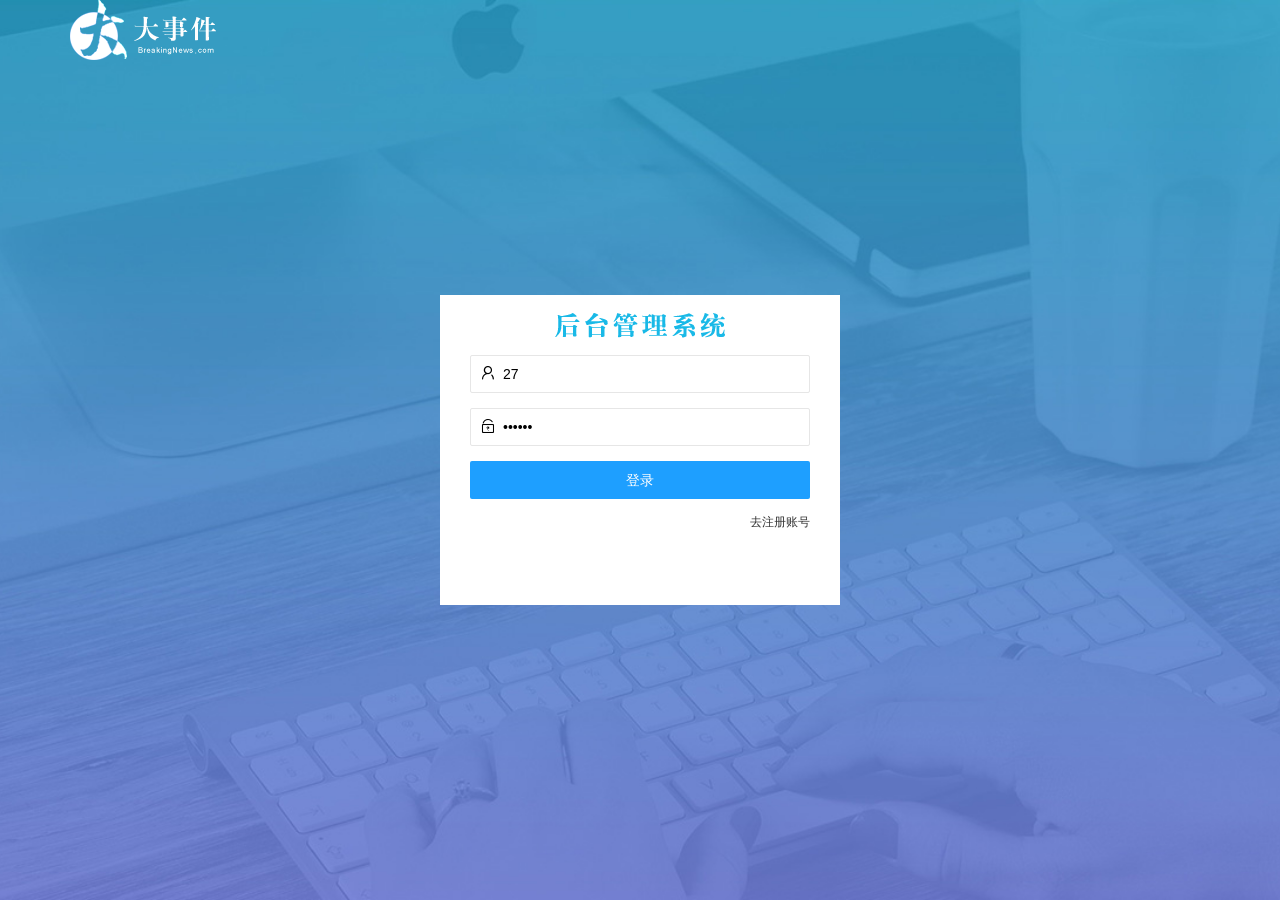
<file: login.html>
<!DOCTYPE html>
<html lang="zh-CN">

<head>
    <meta charset="UTF-8">
    <meta name="viewport" content="width=device-width, initial-scale=1.0">
    <title>大事件-登录/注册页面</title>
    <!-- 1.导入layui样式 -->
    <link rel="stylesheet" href="/assets/lib/layui/css/layui.css">
    <!-- 2.导入登录样式 -->
    <link rel="stylesheet" href="./assets/css/login.css">
</head>

<body>
    <!-- 3.头部logo区域 -->
    <div class="layui-main">
        <img src="/assets/images/logo.png" alt="" />
    </div>
    <!-- 4.登录注册区域 -->
    <div class="loginAndRegBox">
        <!-- 4.1登录注册标题 -->
        <div class="title_box">
        </div>
        <!-- 登录div -->
        <div class="login-box">
            <!-- 登录的表单 -->
            <form class="layui-form" id="form_login">
                <!-- 用户名 -->
                <div class="layui-form-item">
                    <i class="layui-icon layui-icon-username"></i>
                    <input type="text" value="27" name="username" required lay-verify="required" placeholder="请输入用户名"
                        autocomplete="off" class="layui-input" />
                </div>
                <!-- 密码 -->
                <div class="layui-form-item">
                    <i class="layui-icon layui-icon-password"></i>
                    <input value="123456" type="password" name="password" required lay-verify="required|pwd"
                        placeholder="请输入密码" autocomplete="off" class="layui-input" />
                </div>
                <!-- 登录按钮 -->
                <div class="layui-form-item">
                    <!-- 注意：表单提交按钮和普通按钮的区别，就是 lay-submit 属性 -->
                    <button class="layui-btn layui-btn-fluid layui-btn-normal" lay-submit>登录</button>
                </div>
                <div class="layui-form-item links">
                    <a href="javascript:;" id="link_reg">去注册账号</a>
                </div>
            </form>
        </div>
        <!-- 注册的div -->
        <div class="reg-box">
            <!-- 注册的表单 -->
            <form class="layui-form" id="form_reg">
                <!-- 用户名 -->
                <div class="layui-form-item">
                    <i class="layui-icon layui-icon-username"></i>
                    <input type="text" name="username" required lay-verify="required" placeholder="请输入用户名"
                        autocomplete="off" class="layui-input" id="nainp" />
                </div>
                <!-- 密码 -->
                <div class="layui-form-item">
                    <i class="layui-icon layui-icon-password"></i>
                    <input type="password" name="password" required lay-verify="required|pwd" placeholder="请输入密码"
                        autocomplete="off" class="layui-input" id="inp" />
                </div>
                <!-- 密码确认框 -->
                <div class="layui-form-item">
                    <i class="layui-icon layui-icon-password"></i>
                    <input type="password" name="repassword" required lay-verify="required|pwd|repwd"
                        placeholder="再次确认密码" autocomplete="off" class="layui-input" id="reinp" />
                </div>
                <!-- 注册按钮 -->
                <div class="layui-form-item">
                    <!-- 注意：表单提交按钮和普通按钮的区别，就是 lay-submit 属性 -->
                    <button class="layui-btn layui-btn-fluid layui-btn-normal" lay-submit>注册</button>
                </div>
                <div class="layui-form-item links">
                    <a href="javascript:;" id="link_login">去登录</a>
                </div>
            </form>
        </div>
    </div>
</body>
<!-- 导入Layui 的 js文件,因为这个文件中没有使用window.onload,所以要全部写到最底端 -->
<script src="./assets/lib/layui/layui.all.js"></script>
<!-- 导入jq 文件 -->
<script src="./assets/lib/jquery.js"></script>
<!-- 导入自己封装的baseAPI.js文件 -->
<script src="./assets/js/baseAPI.js"></script>
<!-- 导入login.js文件 -->
<script src="/assets/js/login.js"></script>

</html>
</file>
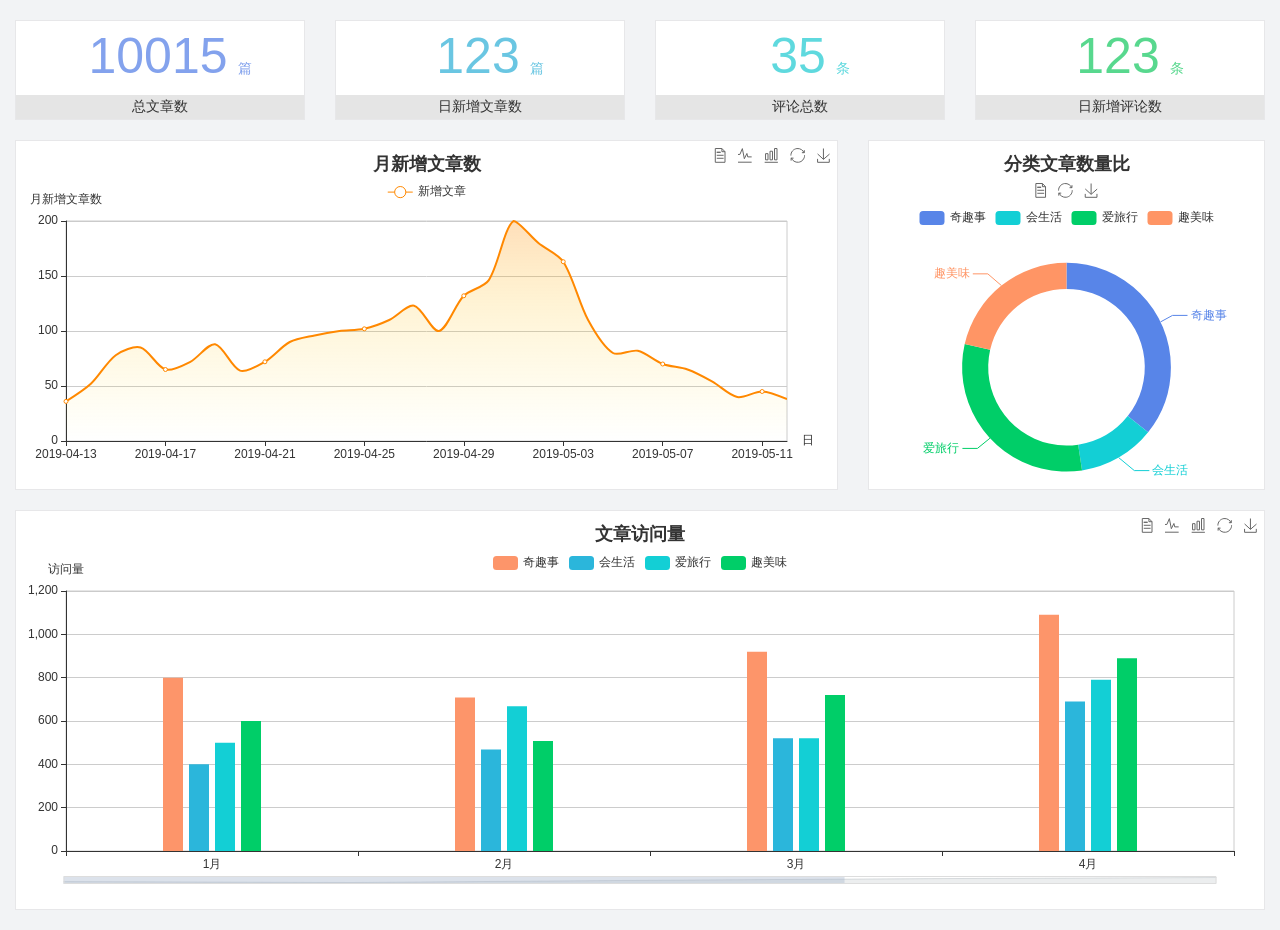
<file: home/dashboard.html>
<!DOCTYPE html>
<html lang="en">

<head>
  <meta charset="UTF-8">
  <meta name="viewport" content="width=device-width, initial-scale=1.0">
  <meta http-equiv="X-UA-Compatible" content="ie=edge">
  <title>图表统计</title>
  <link rel="stylesheet" href="../../assets/lib/bootstrap.css" />
  <link rel="stylesheet" href="../../assets/lib/main.css" />
  <script src="../../assets/lib/jquery.js"></script>
  <script type="text/javascript" src="../../assets/lib/echarts.min.js"></script>
</head>

<body>
  <div class="container-fluid">
    <div class="row spannel_list">
      <div class="col-sm-3 col-xs-6">
        <div class="spannel">
          <em>10015</em><span>篇</span>
          <b>总文章数</b>
        </div>
      </div>
      <div class="col-sm-3 col-xs-6">
        <div class="spannel scolor01">
          <em>123</em><span>篇</span>
          <b>日新增文章数</b>
        </div>
      </div>
      <div class="col-sm-3 col-xs-6">
        <div class="spannel scolor02">
          <em>35</em><span>条</span>
          <b>评论总数</b>
        </div>
      </div>
      <div class="col-sm-3 col-xs-6">
        <div class="spannel scolor03">
          <em>123</em><span>条</span>
          <b>日新增评论数</b>
        </div>
      </div>
    </div>
  </div>

  <div class="container-fluid">
    <div class="row curve-pie">
      <div class="col-lg-8 col-md-8">
        <div class="gragh_pannel" id="curve_show"></div>
      </div>
      <div class="col-lg-4 col-md-4">
        <div class="gragh_pannel" id="pie_show"></div>
      </div>
    </div>
  </div>

  <div class="container-fluid">
    <div class="column_pannel" id="column_show"></div>
  </div>

  <script>
    var oChart = echarts.init(document.getElementById('curve_show'));
    var aList_all = [
      { 'count': 36, 'date': '2019-04-13' },
      { 'count': 52, 'date': '2019-04-14' },
      { 'count': 78, 'date': '2019-04-15' },
      { 'count': 85, 'date': '2019-04-16' },
      { 'count': 65, 'date': '2019-04-17' },
      { 'count': 72, 'date': '2019-04-18' },
      { 'count': 88, 'date': '2019-04-19' },
      { 'count': 64, 'date': '2019-04-20' },
      { 'count': 72, 'date': '2019-04-21' },
      { 'count': 90, 'date': '2019-04-22' },
      { 'count': 96, 'date': '2019-04-23' },
      { 'count': 100, 'date': '2019-04-24' },
      { 'count': 102, 'date': '2019-04-25' },
      { 'count': 110, 'date': '2019-04-26' },
      { 'count': 123, 'date': '2019-04-27' },
      { 'count': 100, 'date': '2019-04-28' },
      { 'count': 132, 'date': '2019-04-29' },
      { 'count': 146, 'date': '2019-04-30' },
      { 'count': 200, 'date': '2019-05-01' },
      { 'count': 180, 'date': '2019-05-02' },
      { 'count': 163, 'date': '2019-05-03' },
      { 'count': 110, 'date': '2019-05-04' },
      { 'count': 80, 'date': '2019-05-05' },
      { 'count': 82, 'date': '2019-05-06' },
      { 'count': 70, 'date': '2019-05-07' },
      { 'count': 65, 'date': '2019-05-08' },
      { 'count': 54, 'date': '2019-05-09' },
      { 'count': 40, 'date': '2019-05-10' },
      { 'count': 45, 'date': '2019-05-11' },
      { 'count': 38, 'date': '2019-05-12' },
    ];

    let aCount = [];
    let aDate = [];

    for (var i = 0; i < aList_all.length; i++) {
      aCount.push(aList_all[i].count);
      aDate.push(aList_all[i].date);
    }

    var chartopt = {
      title: {
        text: '月新增文章数',
        left: 'center',
        top: '10'
      },
      tooltip: {
        trigger: 'axis'
      },
      legend: {
        data: ['新增文章'],
        top: '40'
      },
      toolbox: {
        show: true,
        feature: {
          mark: { show: true },
          dataView: { show: true, readOnly: false },
          magicType: { show: true, type: ['line', 'bar'] },
          restore: { show: true },
          saveAsImage: { show: true }
        }
      },
      calculable: true,
      xAxis: [
        {
          name: '日',
          type: 'category',
          boundaryGap: false,
          data: aDate
        }
      ],
      yAxis: [
        {
          name: '月新增文章数',
          type: 'value'
        }
      ],
      series: [
        {
          name: '新增文章',
          type: 'line',
          smooth: true,
          itemStyle: { normal: { areaStyle: { type: 'default' }, color: '#f80' }, lineStyle: { color: '#f80' } },
          data: aCount
        }],
      areaStyle: {
        normal: {
          color: new echarts.graphic.LinearGradient(0, 0, 0, 1, [{
            offset: 0,
            color: 'rgba(255,136,0,0.39)'
          }, {
            offset: .34,
            color: 'rgba(255,180,0,0.25)'
          }, {
            offset: 1,
            color: 'rgba(255,222,0,0.00)'
          }])

        }
      },
      grid: {
        show: true,
        x: 50,
        x2: 50,
        y: 80,
        height: 220
      }
    };

    oChart.setOption(chartopt);


    var oPie = echarts.init(document.getElementById('pie_show'));
    var oPieopt =
    {
      title: {
        top: 10,
        text: '分类文章数量比',
        x: 'center'
      },
      tooltip: {
        trigger: 'item',
        formatter: "{a} <br/>{b} : {c} ({d}%)"
      },
      color: ['#5885e8', '#13cfd5', '#00ce68', '#ff9565'],
      legend: {
        x: 'center',
        top: 65,
        data: ['奇趣事', '会生活', '爱旅行', '趣美味']
      },
      toolbox: {
        show: true,
        x: 'center',
        top: 35,
        feature: {
          mark: { show: true },
          dataView: { show: true, readOnly: false },
          magicType: {
            show: true,
            type: ['pie', 'funnel'],
            option: {
              funnel: {
                x: '25%',
                width: '50%',
                funnelAlign: 'left',
                max: 1548
              }
            }
          },
          restore: { show: true },
          saveAsImage: { show: true }
        }
      },
      calculable: true,
      series: [
        {
          name: '访问来源',
          type: 'pie',
          radius: ['45%', '60%'],
          center: ['50%', '65%'],
          data: [
            { value: 300, name: '奇趣事' },
            { value: 100, name: '会生活' },
            { value: 260, name: '爱旅行' },
            { value: 180, name: '趣美味' }
          ]
        }
      ]
    };
    oPie.setOption(oPieopt);



    var oColumn = this.echarts.init(document.getElementById('column_show'));
    var oColumnopt =
    {
      title: {
        text: '文章访问量',
        left: 'center',
        top: '10'
      },
      tooltip: {
        trigger: 'axis'
      },
      legend: {
        data: ['奇趣事', '会生活', '爱旅行', '趣美味'],
        top: '40'
      },
      toolbox: {
        show: true,
        feature: {
          mark: { show: true },
          dataView: { show: true, readOnly: false },
          magicType: { show: true, type: ['line', 'bar'] },
          restore: { show: true },
          saveAsImage: { show: true }
        }
      },
      calculable: true,
      xAxis: [
        {
          type: 'category',
          data: ['1月', '2月', '3月', '4月', '5月']
        }
      ],
      yAxis: [
        {
          name: '访问量',
          type: 'value'
        }
      ],
      series: [
        {
          name: '奇趣事',
          type: 'bar',
          barWidth: 20,
          itemStyle: {
            normal: { areaStyle: { type: 'default' }, color: '#fd956a' }
          },
          data: [800, 708, 920, 1090, 1200]
        },
        {
          name: '会生活',
          type: 'bar',
          barWidth: 20,
          itemStyle: {
            normal: { areaStyle: { type: 'default' }, color: '#2bb6db' }
          },
          data: [400, 468, 520, 690, 800]
        },
        {
          name: '爱旅行',
          type: 'bar',
          barWidth: 20,
          itemStyle: {
            normal: { areaStyle: { type: 'default' }, color: '#13cfd5' }
          },
          data: [500, 668, 520, 790, 900]
        },
        {
          name: '趣美味',
          type: 'bar',
          barWidth: 20,
          itemStyle: {
            normal: { areaStyle: { type: 'default' }, color: '#00ce68' }
          },
          data: [600, 508, 720, 890, 1000]
        }
      ],
      grid: {
        show: true,
        x: 50,
        x2: 30,
        y: 80,
        height: 260
      },
      dataZoom: [//给x轴设置滚动条
        {
          start: 0,//默认为0
          end: 100 - 1000 / 31,//默认为100
          type: 'slider',
          show: true,
          xAxisIndex: [0],
          handleSize: 0,//滑动条的 左右2个滑动条的大小
          height: 8,//组件高度
          left: 45, //左边的距离
          right: 50,//右边的距离
          bottom: 26,//右边的距离
          handleColor: '#ddd',//h滑动图标的颜色
          handleStyle: {
            borderColor: "#cacaca",
            borderWidth: "1",
            shadowBlur: 2,
            background: "#ddd",
            shadowColor: "#ddd",
          }
        }]
    };
    oColumn.setOption(oColumnopt);
  </script>
</body>

</html>
</file>
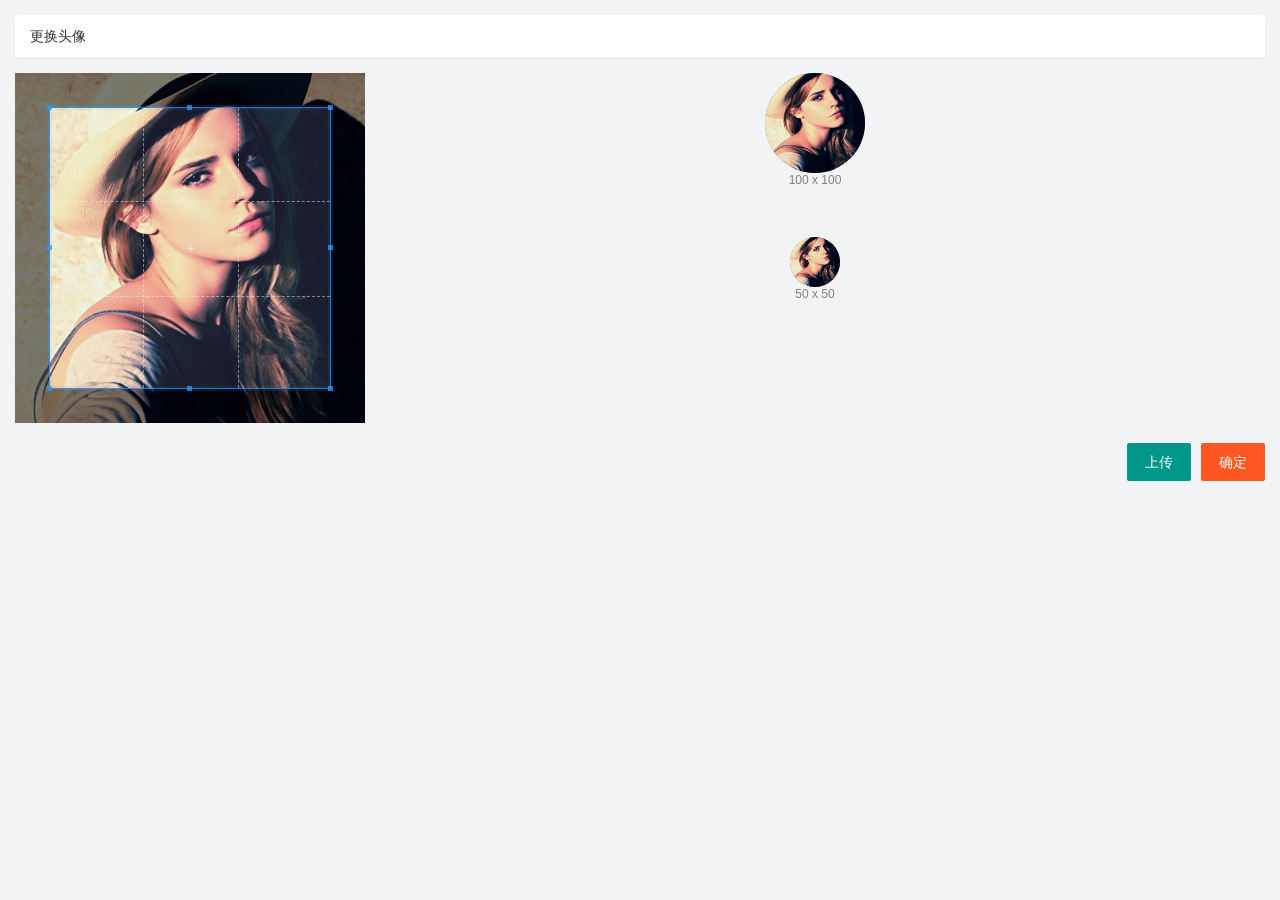
<file: user/user_avatar.html>
<!DOCTYPE html>
<html lang="zh-CN">

<head>
    <meta charset="UTF-8">
    <meta name="viewport" content="width=device-width, initial-scale=1.0">
    <title>Document</title>
    <!-- 导入layui的样式 -->
    <link rel="stylesheet" href="/assets/lib/layui/css/layui.css">
    <!-- 导入cropper.css样式 -->
    <link rel="stylesheet" href="/assets/lib/cropper/cropper.css" />
    <!-- 导入自己的样式 -->
    <link rel="stylesheet" href="/assets/css/user/user_avatar.css">
</head>

<body>
    <!-- 卡片区域 -->
    <div class="layui-card">
        <div class="layui-card-header">更换头像</div>
    </div>
    <!-- 第一行的图片裁剪和预览区域 -->
    <div class="row1">
        <!-- 图片裁剪区域 -->
        <div class="cropper-box">
            <!-- 这个 img 标签很重要，将来会把它初始化为裁剪区域 -->
            <img id="image" src="/assets/images/sample.jpg" />
        </div>
        <!-- 图片的预览区域 -->
        <div class="preview-box">
            <div>
                <!-- 宽高为 100px 的预览区域 -->
                <div class="img-preview w100"></div>
                <p class="size">100 x 100</p>
            </div>
            <div>
                <!-- 宽高为 50px 的预览区域 -->
                <div class="img-preview w50"></div>
                <p class="size">50 x 50</p>
            </div>
        </div>
    </div>

    <!-- 第二行的按钮区域 -->
    <div class="row2">
        <button type="button" class="layui-btn">上传</button>
        <button type="button" class="layui-btn layui-btn-danger">确定</button>
    </div>
    <!-- 导入layui样式 -->
    <script src="/assets/lib/layui/layui.all.js"></script>
    <!-- 导入Jquery -->
    <script src="/assets/lib/jquery.js"></script>
    <!-- 导入Cropper.js -->
    <script src="/assets/lib/cropper/Cropper.js"></script>
    <!-- 导入jquery-cropper.js -->
    <script src="/assets/lib/cropper/jquery-cropper.js"></script>
    <!-- 导入自己的js文件 -->
    <script src="/assets/js/user/user_avatar.js"></script>
</body>

</html>
</file>
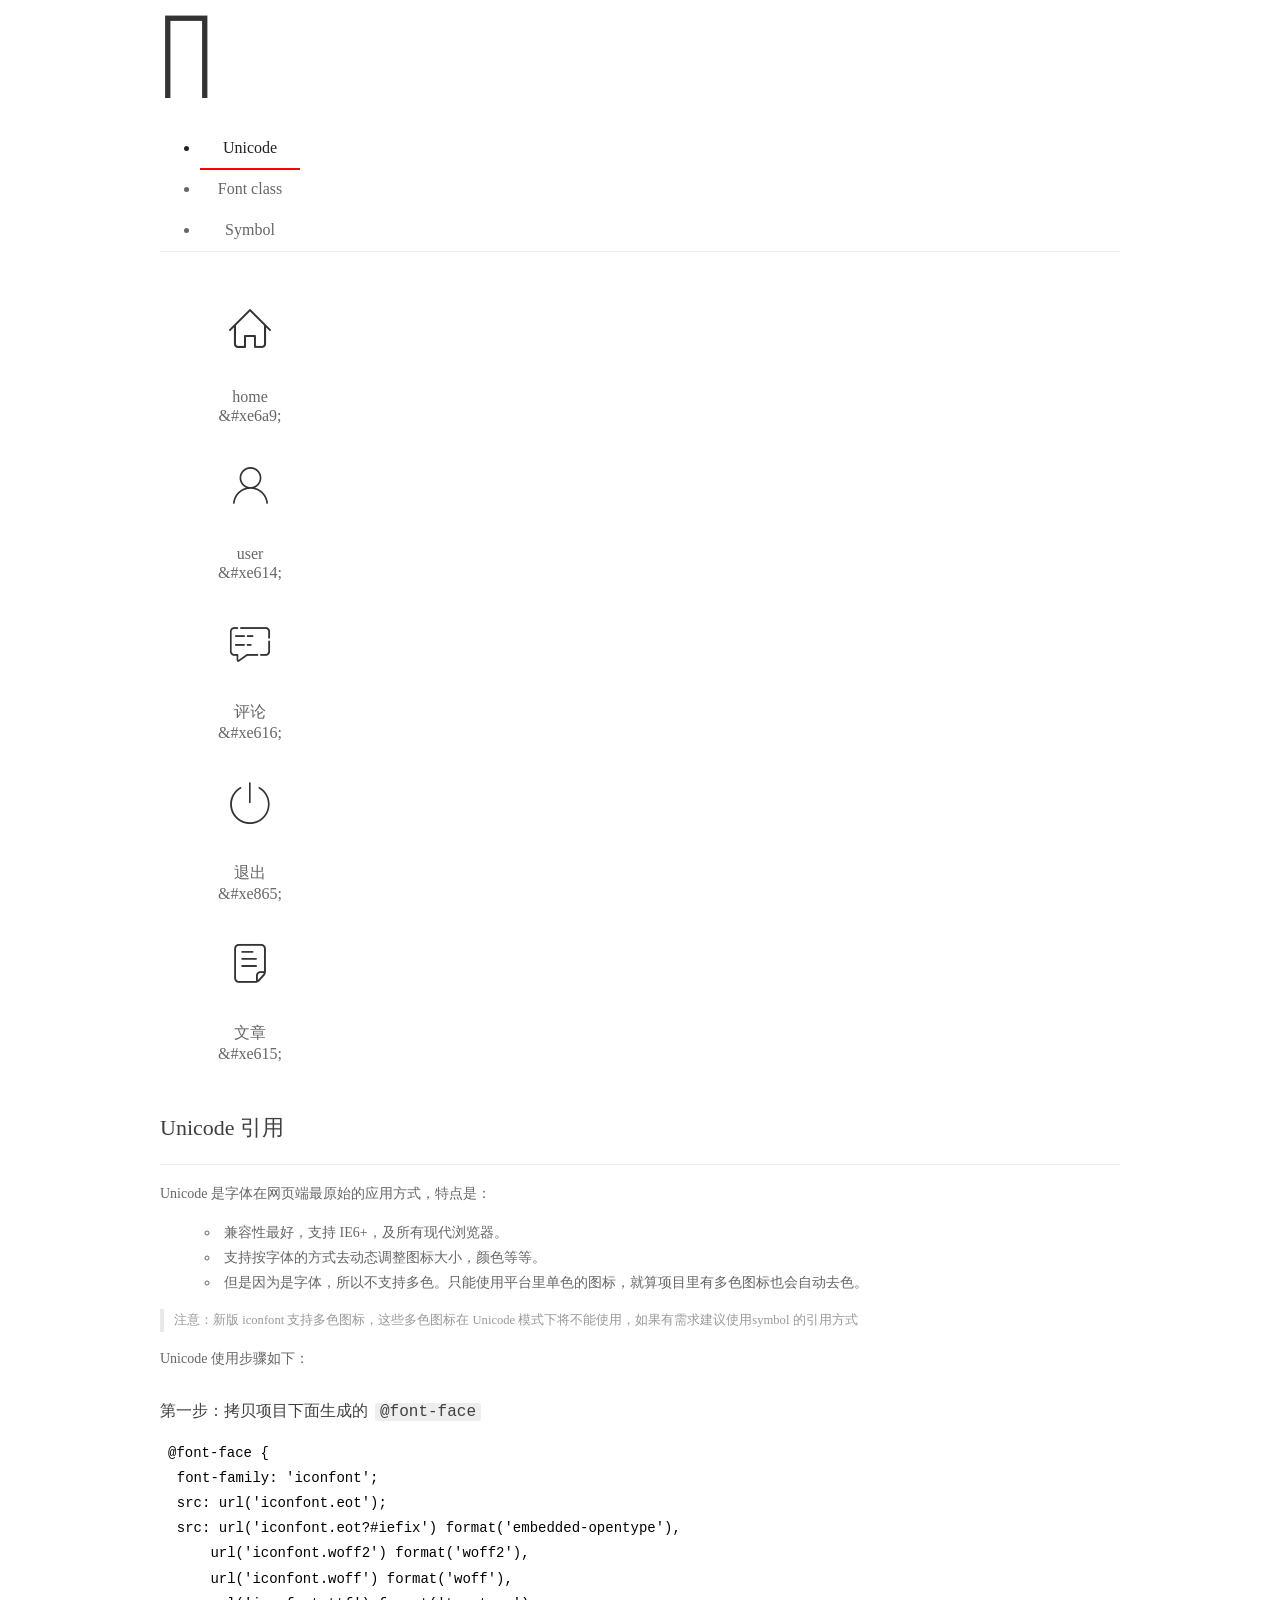
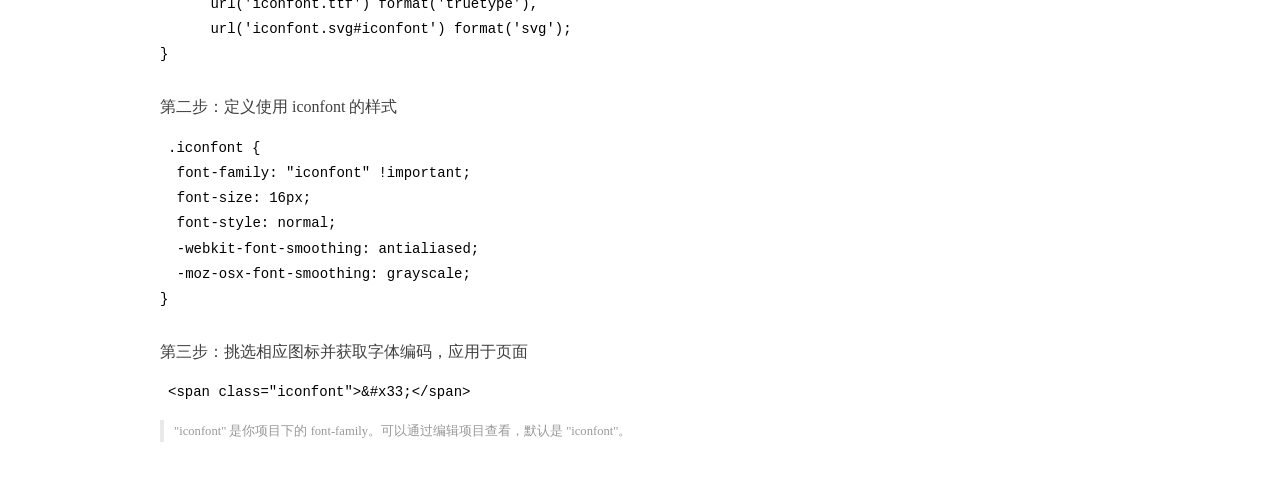
<file: assets/fonts/demo_index.html>
<!DOCTYPE html>
<html>
<head>
  <meta charset="utf-8"/>
  <title>IconFont Demo</title>
  <link rel="shortcut icon" href="https://gtms04.alicdn.com/tps/i4/TB1_oz6GVXXXXaFXpXXJDFnIXXX-64-64.ico" type="image/x-icon"/>
  <link rel="stylesheet" href="https://g.alicdn.com/thx/cube/1.3.2/cube.min.css">
  <link rel="stylesheet" href="demo.css">
  <link rel="stylesheet" href="iconfont.css">
  <script src="iconfont.js"></script>
  <!-- jQuery -->
  <script src="https://a1.alicdn.com/oss/uploads/2018/12/26/7bfddb60-08e8-11e9-9b04-53e73bb6408b.js"></script>
  <!-- 代码高亮 -->
  <script src="https://a1.alicdn.com/oss/uploads/2018/12/26/a3f714d0-08e6-11e9-8a15-ebf944d7534c.js"></script>
</head>
<body>
  <div class="main">
    <h1 class="logo"><a href="https://www.iconfont.cn/" title="iconfont 首页" target="_blank">&#xe86b;</a></h1>
    <div class="nav-tabs">
      <ul id="tabs" class="dib-box">
        <li class="dib active"><span>Unicode</span></li>
        <li class="dib"><span>Font class</span></li>
        <li class="dib"><span>Symbol</span></li>
      </ul>
      
    </div>
    <div class="tab-container">
      <div class="content unicode" style="display: block;">
          <ul class="icon_lists dib-box">
          
            <li class="dib">
              <span class="icon iconfont">&#xe6a9;</span>
                <div class="name">home</div>
                <div class="code-name">&amp;#xe6a9;</div>
              </li>
          
            <li class="dib">
              <span class="icon iconfont">&#xe614;</span>
                <div class="name">user</div>
                <div class="code-name">&amp;#xe614;</div>
              </li>
          
            <li class="dib">
              <span class="icon iconfont">&#xe616;</span>
                <div class="name">评论</div>
                <div class="code-name">&amp;#xe616;</div>
              </li>
          
            <li class="dib">
              <span class="icon iconfont">&#xe865;</span>
                <div class="name">退出</div>
                <div class="code-name">&amp;#xe865;</div>
              </li>
          
            <li class="dib">
              <span class="icon iconfont">&#xe615;</span>
                <div class="name">文章</div>
                <div class="code-name">&amp;#xe615;</div>
              </li>
          
          </ul>
          <div class="article markdown">
          <h2 id="unicode-">Unicode 引用</h2>
          <hr>

          <p>Unicode 是字体在网页端最原始的应用方式，特点是：</p>
          <ul>
            <li>兼容性最好，支持 IE6+，及所有现代浏览器。</li>
            <li>支持按字体的方式去动态调整图标大小，颜色等等。</li>
            <li>但是因为是字体，所以不支持多色。只能使用平台里单色的图标，就算项目里有多色图标也会自动去色。</li>
          </ul>
          <blockquote>
            <p>注意：新版 iconfont 支持多色图标，这些多色图标在 Unicode 模式下将不能使用，如果有需求建议使用symbol 的引用方式</p>
          </blockquote>
          <p>Unicode 使用步骤如下：</p>
          <h3 id="-font-face">第一步：拷贝项目下面生成的 <code>@font-face</code></h3>
<pre><code class="language-css"
>@font-face {
  font-family: 'iconfont';
  src: url('iconfont.eot');
  src: url('iconfont.eot?#iefix') format('embedded-opentype'),
      url('iconfont.woff2') format('woff2'),
      url('iconfont.woff') format('woff'),
      url('iconfont.ttf') format('truetype'),
      url('iconfont.svg#iconfont') format('svg');
}
</code></pre>
          <h3 id="-iconfont-">第二步：定义使用 iconfont 的样式</h3>
<pre><code class="language-css"
>.iconfont {
  font-family: "iconfont" !important;
  font-size: 16px;
  font-style: normal;
  -webkit-font-smoothing: antialiased;
  -moz-osx-font-smoothing: grayscale;
}
</code></pre>
          <h3 id="-">第三步：挑选相应图标并获取字体编码，应用于页面</h3>
<pre>
<code class="language-html"
>&lt;span class="iconfont"&gt;&amp;#x33;&lt;/span&gt;
</code></pre>
          <blockquote>
            <p>"iconfont" 是你项目下的 font-family。可以通过编辑项目查看，默认是 "iconfont"。</p>
          </blockquote>
          </div>
      </div>
      <div class="content font-class">
        <ul class="icon_lists dib-box">
          
          <li class="dib">
            <span class="icon iconfont icon-home"></span>
            <div class="name">
              home
            </div>
            <div class="code-name">.icon-home
            </div>
          </li>
          
          <li class="dib">
            <span class="icon iconfont icon-user"></span>
            <div class="name">
              user
            </div>
            <div class="code-name">.icon-user
            </div>
          </li>
          
          <li class="dib">
            <span class="icon iconfont icon-pinglun"></span>
            <div class="name">
              评论
            </div>
            <div class="code-name">.icon-pinglun
            </div>
          </li>
          
          <li class="dib">
            <span class="icon iconfont icon-tuichu"></span>
            <div class="name">
              退出
            </div>
            <div class="code-name">.icon-tuichu
            </div>
          </li>
          
          <li class="dib">
            <span class="icon iconfont icon-16"></span>
            <div class="name">
              文章
            </div>
            <div class="code-name">.icon-16
            </div>
          </li>
          
        </ul>
        <div class="article markdown">
        <h2 id="font-class-">font-class 引用</h2>
        <hr>

        <p>font-class 是 Unicode 使用方式的一种变种，主要是解决 Unicode 书写不直观，语意不明确的问题。</p>
        <p>与 Unicode 使用方式相比，具有如下特点：</p>
        <ul>
          <li>兼容性良好，支持 IE8+，及所有现代浏览器。</li>
          <li>相比于 Unicode 语意明确，书写更直观。可以很容易分辨这个 icon 是什么。</li>
          <li>因为使用 class 来定义图标，所以当要替换图标时，只需要修改 class 里面的 Unicode 引用。</li>
          <li>不过因为本质上还是使用的字体，所以多色图标还是不支持的。</li>
        </ul>
        <p>使用步骤如下：</p>
        <h3 id="-fontclass-">第一步：引入项目下面生成的 fontclass 代码：</h3>
<pre><code class="language-html">&lt;link rel="stylesheet" href="./iconfont.css"&gt;
</code></pre>
        <h3 id="-">第二步：挑选相应图标并获取类名，应用于页面：</h3>
<pre><code class="language-html">&lt;span class="iconfont icon-xxx"&gt;&lt;/span&gt;
</code></pre>
        <blockquote>
          <p>"
            iconfont" 是你项目下的 font-family。可以通过编辑项目查看，默认是 "iconfont"。</p>
        </blockquote>
      </div>
      </div>
      <div class="content symbol">
          <ul class="icon_lists dib-box">
          
            <li class="dib">
                <svg class="icon svg-icon" aria-hidden="true">
                  <use xlink:href="#icon-home"></use>
                </svg>
                <div class="name">home</div>
                <div class="code-name">#icon-home</div>
            </li>
          
            <li class="dib">
                <svg class="icon svg-icon" aria-hidden="true">
                  <use xlink:href="#icon-user"></use>
                </svg>
                <div class="name">user</div>
                <div class="code-name">#icon-user</div>
            </li>
          
            <li class="dib">
                <svg class="icon svg-icon" aria-hidden="true">
                  <use xlink:href="#icon-pinglun"></use>
                </svg>
                <div class="name">评论</div>
                <div class="code-name">#icon-pinglun</div>
            </li>
          
            <li class="dib">
                <svg class="icon svg-icon" aria-hidden="true">
                  <use xlink:href="#icon-tuichu"></use>
                </svg>
                <div class="name">退出</div>
                <div class="code-name">#icon-tuichu</div>
            </li>
          
            <li class="dib">
                <svg class="icon svg-icon" aria-hidden="true">
                  <use xlink:href="#icon-16"></use>
                </svg>
                <div class="name">文章</div>
                <div class="code-name">#icon-16</div>
            </li>
          
          </ul>
          <div class="article markdown">
          <h2 id="symbol-">Symbol 引用</h2>
          <hr>

          <p>这是一种全新的使用方式，应该说这才是未来的主流，也是平台目前推荐的用法。相关介绍可以参考这篇<a href="">文章</a>
            这种用法其实是做了一个 SVG 的集合，与另外两种相比具有如下特点：</p>
          <ul>
            <li>支持多色图标了，不再受单色限制。</li>
            <li>通过一些技巧，支持像字体那样，通过 <code>font-size</code>, <code>color</code> 来调整样式。</li>
            <li>兼容性较差，支持 IE9+，及现代浏览器。</li>
            <li>浏览器渲染 SVG 的性能一般，还不如 png。</li>
          </ul>
          <p>使用步骤如下：</p>
          <h3 id="-symbol-">第一步：引入项目下面生成的 symbol 代码：</h3>
<pre><code class="language-html">&lt;script src="./iconfont.js"&gt;&lt;/script&gt;
</code></pre>
          <h3 id="-css-">第二步：加入通用 CSS 代码（引入一次就行）：</h3>
<pre><code class="language-html">&lt;style&gt;
.icon {
  width: 1em;
  height: 1em;
  vertical-align: -0.15em;
  fill: currentColor;
  overflow: hidden;
}
&lt;/style&gt;
</code></pre>
          <h3 id="-">第三步：挑选相应图标并获取类名，应用于页面：</h3>
<pre><code class="language-html">&lt;svg class="icon" aria-hidden="true"&gt;
  &lt;use xlink:href="#icon-xxx"&gt;&lt;/use&gt;
&lt;/svg&gt;
</code></pre>
          </div>
      </div>

    </div>
  </div>
  <script>
  $(document).ready(function () {
      $('.tab-container .content:first').show()

      $('#tabs li').click(function (e) {
        var tabContent = $('.tab-container .content')
        var index = $(this).index()

        if ($(this).hasClass('active')) {
          return
        } else {
          $('#tabs li').removeClass('active')
          $(this).addClass('active')

          tabContent.hide().eq(index).fadeIn()
        }
      })
    })
  </script>
</body>
</html>
</file>
<file: assets/lib/layui/css/layui.css>
/** layui-v2.5.5 MIT License By https://www.layui.com */
 .layui-inline,img{display:inline-block;vertical-align:middle}h1,h2,h3,h4,h5,h6{font-weight:400}.layui-edge,.layui-header,.layui-inline,.layui-main{position:relative}.layui-body,.layui-edge,.layui-elip{overflow:hidden}.layui-btn,.layui-edge,.layui-inline,img{vertical-align:middle}.layui-btn,.layui-disabled,.layui-icon,.layui-unselect{-moz-user-select:none;-webkit-user-select:none;-ms-user-select:none}.layui-elip,.layui-form-checkbox span,.layui-form-pane .layui-form-label{text-overflow:ellipsis;white-space:nowrap}.layui-breadcrumb,.layui-tree-btnGroup{visibility:hidden}blockquote,body,button,dd,div,dl,dt,form,h1,h2,h3,h4,h5,h6,input,li,ol,p,pre,td,textarea,th,ul{margin:0;padding:0;-webkit-tap-highlight-color:rgba(0,0,0,0)}a:active,a:hover{outline:0}img{border:none}li{list-style:none}table{border-collapse:collapse;border-spacing:0}h4,h5,h6{font-size:100%}button,input,optgroup,option,select,textarea{font-family:inherit;font-size:inherit;font-style:inherit;font-weight:inherit;outline:0}pre{white-space:pre-wrap;white-space:-moz-pre-wrap;white-space:-pre-wrap;white-space:-o-pre-wrap;word-wrap:break-word}body{line-height:24px;font:14px Helvetica Neue,Helvetica,PingFang SC,Tahoma,Arial,sans-serif}hr{height:1px;margin:10px 0;border:0;clear:both}a{color:#333;text-decoration:none}a:hover{color:#777}a cite{font-style:normal;*cursor:pointer}.layui-border-box,.layui-border-box *{box-sizing:border-box}.layui-box,.layui-box *{box-sizing:content-box}.layui-clear{clear:both;*zoom:1}.layui-clear:after{content:'\20';clear:both;*zoom:1;display:block;height:0}.layui-inline{*display:inline;*zoom:1}.layui-edge{display:inline-block;width:0;height:0;border-width:6px;border-style:dashed;border-color:transparent}.layui-edge-top{top:-4px;border-bottom-color:#999;border-bottom-style:solid}.layui-edge-right{border-left-color:#999;border-left-style:solid}.layui-edge-bottom{top:2px;border-top-color:#999;border-top-style:solid}.layui-edge-left{border-right-color:#999;border-right-style:solid}.layui-disabled,.layui-disabled:hover{color:#d2d2d2!important;cursor:not-allowed!important}.layui-circle{border-radius:100%}.layui-show{display:block!important}.layui-hide{display:none!important}@font-face{font-family:layui-icon;src:url(../font/iconfont.eot?v=250);src:url(../font/iconfont.eot?v=250#iefix) format('embedded-opentype'),url(../font/iconfont.woff2?v=250) format('woff2'),url(../font/iconfont.woff?v=250) format('woff'),url(../font/iconfont.ttf?v=250) format('truetype'),url(../font/iconfont.svg?v=250#layui-icon) format('svg')}.layui-icon{font-family:layui-icon!important;font-size:16px;font-style:normal;-webkit-font-smoothing:antialiased;-moz-osx-font-smoothing:grayscale}.layui-icon-reply-fill:before{content:"\e611"}.layui-icon-set-fill:before{content:"\e614"}.layui-icon-menu-fill:before{content:"\e60f"}.layui-icon-search:before{content:"\e615"}.layui-icon-share:before{content:"\e641"}.layui-icon-set-sm:before{content:"\e620"}.layui-icon-engine:before{content:"\e628"}.layui-icon-close:before{content:"\1006"}.layui-icon-close-fill:before{content:"\1007"}.layui-icon-chart-screen:before{content:"\e629"}.layui-icon-star:before{content:"\e600"}.layui-icon-circle-dot:before{content:"\e617"}.layui-icon-chat:before{content:"\e606"}.layui-icon-release:before{content:"\e609"}.layui-icon-list:before{content:"\e60a"}.layui-icon-chart:before{content:"\e62c"}.layui-icon-ok-circle:before{content:"\1005"}.layui-icon-layim-theme:before{content:"\e61b"}.layui-icon-table:before{content:"\e62d"}.layui-icon-right:before{content:"\e602"}.layui-icon-left:before{content:"\e603"}.layui-icon-cart-simple:before{content:"\e698"}.layui-icon-face-cry:before{content:"\e69c"}.layui-icon-face-smile:before{content:"\e6af"}.layui-icon-survey:before{content:"\e6b2"}.layui-icon-tree:before{content:"\e62e"}.layui-icon-upload-circle:before{content:"\e62f"}.layui-icon-add-circle:before{content:"\e61f"}.layui-icon-download-circle:before{content:"\e601"}.layui-icon-templeate-1:before{content:"\e630"}.layui-icon-util:before{content:"\e631"}.layui-icon-face-surprised:before{content:"\e664"}.layui-icon-edit:before{content:"\e642"}.layui-icon-speaker:before{content:"\e645"}.layui-icon-down:before{content:"\e61a"}.layui-icon-file:before{content:"\e621"}.layui-icon-layouts:before{content:"\e632"}.layui-icon-rate-half:before{content:"\e6c9"}.layui-icon-add-circle-fine:before{content:"\e608"}.layui-icon-prev-circle:before{content:"\e633"}.layui-icon-read:before{content:"\e705"}.layui-icon-404:before{content:"\e61c"}.layui-icon-carousel:before{content:"\e634"}.layui-icon-help:before{content:"\e607"}.layui-icon-code-circle:before{content:"\e635"}.layui-icon-water:before{content:"\e636"}.layui-icon-username:before{content:"\e66f"}.layui-icon-find-fill:before{content:"\e670"}.layui-icon-about:before{content:"\e60b"}.layui-icon-location:before{content:"\e715"}.layui-icon-up:before{content:"\e619"}.layui-icon-pause:before{content:"\e651"}.layui-icon-date:before{content:"\e637"}.layui-icon-layim-uploadfile:before{content:"\e61d"}.layui-icon-delete:before{content:"\e640"}.layui-icon-play:before{content:"\e652"}.layui-icon-top:before{content:"\e604"}.layui-icon-friends:before{content:"\e612"}.layui-icon-refresh-3:before{content:"\e9aa"}.layui-icon-ok:before{content:"\e605"}.layui-icon-layer:before{content:"\e638"}.layui-icon-face-smile-fine:before{content:"\e60c"}.layui-icon-dollar:before{content:"\e659"}.layui-icon-group:before{content:"\e613"}.layui-icon-layim-download:before{content:"\e61e"}.layui-icon-picture-fine:before{content:"\e60d"}.layui-icon-link:before{content:"\e64c"}.layui-icon-diamond:before{content:"\e735"}.layui-icon-log:before{content:"\e60e"}.layui-icon-rate-solid:before{content:"\e67a"}.layui-icon-fonts-del:before{content:"\e64f"}.layui-icon-unlink:before{content:"\e64d"}.layui-icon-fonts-clear:before{content:"\e639"}.layui-icon-triangle-r:before{content:"\e623"}.layui-icon-circle:before{content:"\e63f"}.layui-icon-radio:before{content:"\e643"}.layui-icon-align-center:before{content:"\e647"}.layui-icon-align-right:before{content:"\e648"}.layui-icon-align-left:before{content:"\e649"}.layui-icon-loading-1:before{content:"\e63e"}.layui-icon-return:before{content:"\e65c"}.layui-icon-fonts-strong:before{content:"\e62b"}.layui-icon-upload:before{content:"\e67c"}.layui-icon-dialogue:before{content:"\e63a"}.layui-icon-video:before{content:"\e6ed"}.layui-icon-headset:before{content:"\e6fc"}.layui-icon-cellphone-fine:before{content:"\e63b"}.layui-icon-add-1:before{content:"\e654"}.layui-icon-face-smile-b:before{content:"\e650"}.layui-icon-fonts-html:before{content:"\e64b"}.layui-icon-form:before{content:"\e63c"}.layui-icon-cart:before{content:"\e657"}.layui-icon-camera-fill:before{content:"\e65d"}.layui-icon-tabs:before{content:"\e62a"}.layui-icon-fonts-code:before{content:"\e64e"}.layui-icon-fire:before{content:"\e756"}.layui-icon-set:before{content:"\e716"}.layui-icon-fonts-u:before{content:"\e646"}.layui-icon-triangle-d:before{content:"\e625"}.layui-icon-tips:before{content:"\e702"}.layui-icon-picture:before{content:"\e64a"}.layui-icon-more-vertical:before{content:"\e671"}.layui-icon-flag:before{content:"\e66c"}.layui-icon-loading:before{content:"\e63d"}.layui-icon-fonts-i:before{content:"\e644"}.layui-icon-refresh-1:before{content:"\e666"}.layui-icon-rmb:before{content:"\e65e"}.layui-icon-home:before{content:"\e68e"}.layui-icon-user:before{content:"\e770"}.layui-icon-notice:before{content:"\e667"}.layui-icon-login-weibo:before{content:"\e675"}.layui-icon-voice:before{content:"\e688"}.layui-icon-upload-drag:before{content:"\e681"}.layui-icon-login-qq:before{content:"\e676"}.layui-icon-snowflake:before{content:"\e6b1"}.layui-icon-file-b:before{content:"\e655"}.layui-icon-template:before{content:"\e663"}.layui-icon-auz:before{content:"\e672"}.layui-icon-console:before{content:"\e665"}.layui-icon-app:before{content:"\e653"}.layui-icon-prev:before{content:"\e65a"}.layui-icon-website:before{content:"\e7ae"}.layui-icon-next:before{content:"\e65b"}.layui-icon-component:before{content:"\e857"}.layui-icon-more:before{content:"\e65f"}.layui-icon-login-wechat:before{content:"\e677"}.layui-icon-shrink-right:before{content:"\e668"}.layui-icon-spread-left:before{content:"\e66b"}.layui-icon-camera:before{content:"\e660"}.layui-icon-note:before{content:"\e66e"}.layui-icon-refresh:before{content:"\e669"}.layui-icon-female:before{content:"\e661"}.layui-icon-male:before{content:"\e662"}.layui-icon-password:before{content:"\e673"}.layui-icon-senior:before{content:"\e674"}.layui-icon-theme:before{content:"\e66a"}.layui-icon-tread:before{content:"\e6c5"}.layui-icon-praise:before{content:"\e6c6"}.layui-icon-star-fill:before{content:"\e658"}.layui-icon-rate:before{content:"\e67b"}.layui-icon-template-1:before{content:"\e656"}.layui-icon-vercode:before{content:"\e679"}.layui-icon-cellphone:before{content:"\e678"}.layui-icon-screen-full:before{content:"\e622"}.layui-icon-screen-restore:before{content:"\e758"}.layui-icon-cols:before{content:"\e610"}.layui-icon-export:before{content:"\e67d"}.layui-icon-print:before{content:"\e66d"}.layui-icon-slider:before{content:"\e714"}.layui-icon-addition:before{content:"\e624"}.layui-icon-subtraction:before{content:"\e67e"}.layui-icon-service:before{content:"\e626"}.layui-icon-transfer:before{content:"\e691"}.layui-main{width:1140px;margin:0 auto}.layui-header{z-index:1000;height:60px}.layui-header a:hover{transition:all .5s;-webkit-transition:all .5s}.layui-side{position:fixed;left:0;top:0;bottom:0;z-index:999;width:200px;overflow-x:hidden}.layui-side-scroll{position:relative;width:220px;height:100%;overflow-x:hidden}.layui-body{position:absolute;left:200px;right:0;top:0;bottom:0;z-index:998;width:auto;overflow-y:auto;box-sizing:border-box}.layui-layout-body{overflow:hidden}.layui-layout-admin .layui-header{background-color:#23262E}.layui-layout-admin .layui-side{top:60px;width:200px;overflow-x:hidden}.layui-layout-admin .layui-body{position:fixed;top:60px;bottom:44px}.layui-layout-admin .layui-main{width:auto;margin:0 15px}.layui-layout-admin .layui-footer{position:fixed;left:200px;right:0;bottom:0;height:44px;line-height:44px;padding:0 15px;background-color:#eee}.layui-layout-admin .layui-logo{position:absolute;left:0;top:0;width:200px;height:100%;line-height:60px;text-align:center;color:#009688;font-size:16px}.layui-layout-admin .layui-header .layui-nav{background:0 0}.layui-layout-left{position:absolute!important;left:200px;top:0}.layui-layout-right{position:absolute!important;right:0;top:0}.layui-container{position:relative;margin:0 auto;padding:0 15px;box-sizing:border-box}.layui-fluid{position:relative;margin:0 auto;padding:0 15px}.layui-row:after,.layui-row:before{content:'';display:block;clear:both}.layui-col-lg1,.layui-col-lg10,.layui-col-lg11,.layui-col-lg12,.layui-col-lg2,.layui-col-lg3,.layui-col-lg4,.layui-col-lg5,.layui-col-lg6,.layui-col-lg7,.layui-col-lg8,.layui-col-lg9,.layui-col-md1,.layui-col-md10,.layui-col-md11,.layui-col-md12,.layui-col-md2,.layui-col-md3,.layui-col-md4,.layui-col-md5,.layui-col-md6,.layui-col-md7,.layui-col-md8,.layui-col-md9,.layui-col-sm1,.layui-col-sm10,.layui-col-sm11,.layui-col-sm12,.layui-col-sm2,.layui-col-sm3,.layui-col-sm4,.layui-col-sm5,.layui-col-sm6,.layui-col-sm7,.layui-col-sm8,.layui-col-sm9,.layui-col-xs1,.layui-col-xs10,.layui-col-xs11,.layui-col-xs12,.layui-col-xs2,.layui-col-xs3,.layui-col-xs4,.layui-col-xs5,.layui-col-xs6,.layui-col-xs7,.layui-col-xs8,.layui-col-xs9{position:relative;display:block;box-sizing:border-box}.layui-col-xs1,.layui-col-xs10,.layui-col-xs11,.layui-col-xs12,.layui-col-xs2,.layui-col-xs3,.layui-col-xs4,.layui-col-xs5,.layui-col-xs6,.layui-col-xs7,.layui-col-xs8,.layui-col-xs9{float:left}.layui-col-xs1{width:8.33333333%}.layui-col-xs2{width:16.66666667%}.layui-col-xs3{width:25%}.layui-col-xs4{width:33.33333333%}.layui-col-xs5{width:41.66666667%}.layui-col-xs6{width:50%}.layui-col-xs7{width:58.33333333%}.layui-col-xs8{width:66.66666667%}.layui-col-xs9{width:75%}.layui-col-xs10{width:83.33333333%}.layui-col-xs11{width:91.66666667%}.layui-col-xs12{width:100%}.layui-col-xs-offset1{margin-left:8.33333333%}.layui-col-xs-offset2{margin-left:16.66666667%}.layui-col-xs-offset3{margin-left:25%}.layui-col-xs-offset4{margin-left:33.33333333%}.layui-col-xs-offset5{margin-left:41.66666667%}.layui-col-xs-offset6{margin-left:50%}.layui-col-xs-offset7{margin-left:58.33333333%}.layui-col-xs-offset8{margin-left:66.66666667%}.layui-col-xs-offset9{margin-left:75%}.layui-col-xs-offset10{margin-left:83.33333333%}.layui-col-xs-offset11{margin-left:91.66666667%}.layui-col-xs-offset12{margin-left:100%}@media screen and (max-width:768px){.layui-hide-xs{display:none!important}.layui-show-xs-block{display:block!important}.layui-show-xs-inline{display:inline!important}.layui-show-xs-inline-block{display:inline-block!important}}@media screen and (min-width:768px){.layui-container{width:750px}.layui-hide-sm{display:none!important}.layui-show-sm-block{display:block!important}.layui-show-sm-inline{display:inline!important}.layui-show-sm-inline-block{display:inline-block!important}.layui-col-sm1,.layui-col-sm10,.layui-col-sm11,.layui-col-sm12,.layui-col-sm2,.layui-col-sm3,.layui-col-sm4,.layui-col-sm5,.layui-col-sm6,.layui-col-sm7,.layui-col-sm8,.layui-col-sm9{float:left}.layui-col-sm1{width:8.33333333%}.layui-col-sm2{width:16.66666667%}.layui-col-sm3{width:25%}.layui-col-sm4{width:33.33333333%}.layui-col-sm5{width:41.66666667%}.layui-col-sm6{width:50%}.layui-col-sm7{width:58.33333333%}.layui-col-sm8{width:66.66666667%}.layui-col-sm9{width:75%}.layui-col-sm10{width:83.33333333%}.layui-col-sm11{width:91.66666667%}.layui-col-sm12{width:100%}.layui-col-sm-offset1{margin-left:8.33333333%}.layui-col-sm-offset2{margin-left:16.66666667%}.layui-col-sm-offset3{margin-left:25%}.layui-col-sm-offset4{margin-left:33.33333333%}.layui-col-sm-offset5{margin-left:41.66666667%}.layui-col-sm-offset6{margin-left:50%}.layui-col-sm-offset7{margin-left:58.33333333%}.layui-col-sm-offset8{margin-left:66.66666667%}.layui-col-sm-offset9{margin-left:75%}.layui-col-sm-offset10{margin-left:83.33333333%}.layui-col-sm-offset11{margin-left:91.66666667%}.layui-col-sm-offset12{margin-left:100%}}@media screen and (min-width:992px){.layui-container{width:970px}.layui-hide-md{display:none!important}.layui-show-md-block{display:block!important}.layui-show-md-inline{display:inline!important}.layui-show-md-inline-block{display:inline-block!important}.layui-col-md1,.layui-col-md10,.layui-col-md11,.layui-col-md12,.layui-col-md2,.layui-col-md3,.layui-col-md4,.layui-col-md5,.layui-col-md6,.layui-col-md7,.layui-col-md8,.layui-col-md9{float:left}.layui-col-md1{width:8.33333333%}.layui-col-md2{width:16.66666667%}.layui-col-md3{width:25%}.layui-col-md4{width:33.33333333%}.layui-col-md5{width:41.66666667%}.layui-col-md6{width:50%}.layui-col-md7{width:58.33333333%}.layui-col-md8{width:66.66666667%}.layui-col-md9{width:75%}.layui-col-md10{width:83.33333333%}.layui-col-md11{width:91.66666667%}.layui-col-md12{width:100%}.layui-col-md-offset1{margin-left:8.33333333%}.layui-col-md-offset2{margin-left:16.66666667%}.layui-col-md-offset3{margin-left:25%}.layui-col-md-offset4{margin-left:33.33333333%}.layui-col-md-offset5{margin-left:41.66666667%}.layui-col-md-offset6{margin-left:50%}.layui-col-md-offset7{margin-left:58.33333333%}.layui-col-md-offset8{margin-left:66.66666667%}.layui-col-md-offset9{margin-left:75%}.layui-col-md-offset10{margin-left:83.33333333%}.layui-col-md-offset11{margin-left:91.66666667%}.layui-col-md-offset12{margin-left:100%}}@media screen and (min-width:1200px){.layui-container{width:1170px}.layui-hide-lg{display:none!important}.layui-show-lg-block{display:block!important}.layui-show-lg-inline{display:inline!important}.layui-show-lg-inline-block{display:inline-block!important}.layui-col-lg1,.layui-col-lg10,.layui-col-lg11,.layui-col-lg12,.layui-col-lg2,.layui-col-lg3,.layui-col-lg4,.layui-col-lg5,.layui-col-lg6,.layui-col-lg7,.layui-col-lg8,.layui-col-lg9{float:left}.layui-col-lg1{width:8.33333333%}.layui-col-lg2{width:16.66666667%}.layui-col-lg3{width:25%}.layui-col-lg4{width:33.33333333%}.layui-col-lg5{width:41.66666667%}.layui-col-lg6{width:50%}.layui-col-lg7{width:58.33333333%}.layui-col-lg8{width:66.66666667%}.layui-col-lg9{width:75%}.layui-col-lg10{width:83.33333333%}.layui-col-lg11{width:91.66666667%}.layui-col-lg12{width:100%}.layui-col-lg-offset1{margin-left:8.33333333%}.layui-col-lg-offset2{margin-left:16.66666667%}.layui-col-lg-offset3{margin-left:25%}.layui-col-lg-offset4{margin-left:33.33333333%}.layui-col-lg-offset5{margin-left:41.66666667%}.layui-col-lg-offset6{margin-left:50%}.layui-col-lg-offset7{margin-left:58.33333333%}.layui-col-lg-offset8{margin-left:66.66666667%}.layui-col-lg-offset9{margin-left:75%}.layui-col-lg-offset10{margin-left:83.33333333%}.layui-col-lg-offset11{margin-left:91.66666667%}.layui-col-lg-offset12{margin-left:100%}}.layui-col-space1{margin:-.5px}.layui-col-space1>*{padding:.5px}.layui-col-space3{margin:-1.5px}.layui-col-space3>*{padding:1.5px}.layui-col-space5{margin:-2.5px}.layui-col-space5>*{padding:2.5px}.layui-col-space8{margin:-3.5px}.layui-col-space8>*{padding:3.5px}.layui-col-space10{margin:-5px}.layui-col-space10>*{padding:5px}.layui-col-space12{margin:-6px}.layui-col-space12>*{padding:6px}.layui-col-space15{margin:-7.5px}.layui-col-space15>*{padding:7.5px}.layui-col-space18{margin:-9px}.layui-col-space18>*{padding:9px}.layui-col-space20{margin:-10px}.layui-col-space20>*{padding:10px}.layui-col-space22{margin:-11px}.layui-col-space22>*{padding:11px}.layui-col-space25{margin:-12.5px}.layui-col-space25>*{padding:12.5px}.layui-col-space30{margin:-15px}.layui-col-space30>*{padding:15px}.layui-btn,.layui-input,.layui-select,.layui-textarea,.layui-upload-button{outline:0;-webkit-appearance:none;transition:all .3s;-webkit-transition:all .3s;box-sizing:border-box}.layui-elem-quote{margin-bottom:10px;padding:15px;line-height:22px;border-left:5px solid #009688;border-radius:0 2px 2px 0;background-color:#f2f2f2}.layui-quote-nm{border-style:solid;border-width:1px 1px 1px 5px;background:0 0}.layui-elem-field{margin-bottom:10px;padding:0;border-width:1px;border-style:solid}.layui-elem-field legend{margin-left:20px;padding:0 10px;font-size:20px;font-weight:300}.layui-field-title{margin:10px 0 20px;border-width:1px 0 0}.layui-field-box{padding:10px 15px}.layui-field-title .layui-field-box{padding:10px 0}.layui-progress{position:relative;height:6px;border-radius:20px;background-color:#e2e2e2}.layui-progress-bar{position:absolute;left:0;top:0;width:0;max-width:100%;height:6px;border-radius:20px;text-align:right;background-color:#5FB878;transition:all .3s;-webkit-transition:all .3s}.layui-progress-big,.layui-progress-big .layui-progress-bar{height:18px;line-height:18px}.layui-progress-text{position:relative;top:-20px;line-height:18px;font-size:12px;color:#666}.layui-progress-big .layui-progress-text{position:static;padding:0 10px;color:#fff}.layui-collapse{border-width:1px;border-style:solid;border-radius:2px}.layui-colla-content,.layui-colla-item{border-top-width:1px;border-top-style:solid}.layui-colla-item:first-child{border-top:none}.layui-colla-title{position:relative;height:42px;line-height:42px;padding:0 15px 0 35px;color:#333;background-color:#f2f2f2;cursor:pointer;font-size:14px;overflow:hidden}.layui-colla-content{display:none;padding:10px 15px;line-height:22px;color:#666}.layui-colla-icon{position:absolute;left:15px;top:0;font-size:14px}.layui-card{margin-bottom:15px;border-radius:2px;background-color:#fff;box-shadow:0 1px 2px 0 rgba(0,0,0,.05)}.layui-card:last-child{margin-bottom:0}.layui-card-header{position:relative;height:42px;line-height:42px;padding:0 15px;border-bottom:1px solid #f6f6f6;color:#333;border-radius:2px 2px 0 0;font-size:14px}.layui-bg-black,.layui-bg-blue,.layui-bg-cyan,.layui-bg-green,.layui-bg-orange,.layui-bg-red{color:#fff!important}.layui-card-body{position:relative;padding:10px 15px;line-height:24px}.layui-card-body[pad15]{padding:15px}.layui-card-body[pad20]{padding:20px}.layui-card-body .layui-table{margin:5px 0}.layui-card .layui-tab{margin:0}.layui-panel-window{position:relative;padding:15px;border-radius:0;border-top:5px solid #E6E6E6;background-color:#fff}.layui-auxiliar-moving{position:fixed;left:0;right:0;top:0;bottom:0;width:100%;height:100%;background:0 0;z-index:9999999999}.layui-form-label,.layui-form-mid,.layui-form-select,.layui-input-block,.layui-input-inline,.layui-textarea{position:relative}.layui-bg-red{background-color:#FF5722!important}.layui-bg-orange{background-color:#FFB800!important}.layui-bg-green{background-color:#009688!important}.layui-bg-cyan{background-color:#2F4056!important}.layui-bg-blue{background-color:#1E9FFF!important}.layui-bg-black{background-color:#393D49!important}.layui-bg-gray{background-color:#eee!important;color:#666!important}.layui-badge-rim,.layui-colla-content,.layui-colla-item,.layui-collapse,.layui-elem-field,.layui-form-pane .layui-form-item[pane],.layui-form-pane .layui-form-label,.layui-input,.layui-layedit,.layui-layedit-tool,.layui-quote-nm,.layui-select,.layui-tab-bar,.layui-tab-card,.layui-tab-title,.layui-tab-title .layui-this:after,.layui-textarea{border-color:#e6e6e6}.layui-timeline-item:before,hr{background-color:#e6e6e6}.layui-text{line-height:22px;font-size:14px;color:#666}.layui-text h1,.layui-text h2,.layui-text h3{font-weight:500;color:#333}.layui-text h1{font-size:30px}.layui-text h2{font-size:24px}.layui-text h3{font-size:18px}.layui-text a:not(.layui-btn){color:#01AAED}.layui-text a:not(.layui-btn):hover{text-decoration:underline}.layui-text ul{padding:5px 0 5px 15px}.layui-text ul li{margin-top:5px;list-style-type:disc}.layui-text em,.layui-word-aux{color:#999!important;padding:0 5px!important}.layui-btn{display:inline-block;height:38px;line-height:38px;padding:0 18px;background-color:#009688;color:#fff;white-space:nowrap;text-align:center;font-size:14px;border:none;border-radius:2px;cursor:pointer}.layui-btn:hover{opacity:.8;filter:alpha(opacity=80);color:#fff}.layui-btn:active{opacity:1;filter:alpha(opacity=100)}.layui-btn+.layui-btn{margin-left:10px}.layui-btn-container{font-size:0}.layui-btn-container .layui-btn{margin-right:10px;margin-bottom:10px}.layui-btn-container .layui-btn+.layui-btn{margin-left:0}.layui-table .layui-btn-container .layui-btn{margin-bottom:9px}.layui-btn-radius{border-radius:100px}.layui-btn .layui-icon{margin-right:3px;font-size:18px;vertical-align:bottom;vertical-align:middle\9}.layui-btn-primary{border:1px solid #C9C9C9;background-color:#fff;color:#555}.layui-btn-primary:hover{border-color:#009688;color:#333}.layui-btn-normal{background-color:#1E9FFF}.layui-btn-warm{background-color:#FFB800}.layui-btn-danger{background-color:#FF5722}.layui-btn-checked{background-color:#5FB878}.layui-btn-disabled,.layui-btn-disabled:active,.layui-btn-disabled:hover{border:1px solid #e6e6e6;background-color:#FBFBFB;color:#C9C9C9;cursor:not-allowed;opacity:1}.layui-btn-lg{height:44px;line-height:44px;padding:0 25px;font-size:16px}.layui-btn-sm{height:30px;line-height:30px;padding:0 10px;font-size:12px}.layui-btn-sm i{font-size:16px!important}.layui-btn-xs{height:22px;line-height:22px;padding:0 5px;font-size:12px}.layui-btn-xs i{font-size:14px!important}.layui-btn-group{display:inline-block;vertical-align:middle;font-size:0}.layui-btn-group .layui-btn{margin-left:0!important;margin-right:0!important;border-left:1px solid rgba(255,255,255,.5);border-radius:0}.layui-btn-group .layui-btn-primary{border-left:none}.layui-btn-group .layui-btn-primary:hover{border-color:#C9C9C9;color:#009688}.layui-btn-group .layui-btn:first-child{border-left:none;border-radius:2px 0 0 2px}.layui-btn-group .layui-btn-primary:first-child{border-left:1px solid #c9c9c9}.layui-btn-group .layui-btn:last-child{border-radius:0 2px 2px 0}.layui-btn-group .layui-btn+.layui-btn{margin-left:0}.layui-btn-group+.layui-btn-group{margin-left:10px}.layui-btn-fluid{width:100%}.layui-input,.layui-select,.layui-textarea{height:38px;line-height:1.3;line-height:38px\9;border-width:1px;border-style:solid;background-color:#fff;border-radius:2px}.layui-input::-webkit-input-placeholder,.layui-select::-webkit-input-placeholder,.layui-textarea::-webkit-input-placeholder{line-height:1.3}.layui-input,.layui-textarea{display:block;width:100%;padding-left:10px}.layui-input:hover,.layui-textarea:hover{border-color:#D2D2D2!important}.layui-input:focus,.layui-textarea:focus{border-color:#C9C9C9!important}.layui-textarea{min-height:100px;height:auto;line-height:20px;padding:6px 10px;resize:vertical}.layui-select{padding:0 10px}.layui-form input[type=checkbox],.layui-form input[type=radio],.layui-form select{display:none}.layui-form [lay-ignore]{display:initial}.layui-form-item{margin-bottom:15px;clear:both;*zoom:1}.layui-form-item:after{content:'\20';clear:both;*zoom:1;display:block;height:0}.layui-form-label{float:left;display:block;padding:9px 15px;width:80px;font-weight:400;line-height:20px;text-align:right}.layui-form-label-col{display:block;float:none;padding:9px 0;line-height:20px;text-align:left}.layui-form-item .layui-inline{margin-bottom:5px;margin-right:10px}.layui-input-block{margin-left:110px;min-height:36px}.layui-input-inline{display:inline-block;vertical-align:middle}.layui-form-item .layui-input-inline{float:left;width:190px;margin-right:10px}.layui-form-text .layui-input-inline{width:auto}.layui-form-mid{float:left;display:block;padding:9px 0!important;line-height:20px;margin-right:10px}.layui-form-danger+.layui-form-select .layui-input,.layui-form-danger:focus{border-color:#FF5722!important}.layui-form-select .layui-input{padding-right:30px;cursor:pointer}.layui-form-select .layui-edge{position:absolute;right:10px;top:50%;margin-top:-3px;cursor:pointer;border-width:6px;border-top-color:#c2c2c2;border-top-style:solid;transition:all .3s;-webkit-transition:all .3s}.layui-form-select dl{display:none;position:absolute;left:0;top:42px;padding:5px 0;z-index:899;min-width:100%;border:1px solid #d2d2d2;max-height:300px;overflow-y:auto;background-color:#fff;border-radius:2px;box-shadow:0 2px 4px rgba(0,0,0,.12);box-sizing:border-box}.layui-form-select dl dd,.layui-form-select dl dt{padding:0 10px;line-height:36px;white-space:nowrap;overflow:hidden;text-overflow:ellipsis}.layui-form-select dl dt{font-size:12px;color:#999}.layui-form-select dl dd{cursor:pointer}.layui-form-select dl dd:hover{background-color:#f2f2f2;-webkit-transition:.5s all;transition:.5s all}.layui-form-select .layui-select-group dd{padding-left:20px}.layui-form-select dl dd.layui-select-tips{padding-left:10px!important;color:#999}.layui-form-select dl dd.layui-this{background-color:#5FB878;color:#fff}.layui-form-checkbox,.layui-form-select dl dd.layui-disabled{background-color:#fff}.layui-form-selected dl{display:block}.layui-form-checkbox,.layui-form-checkbox *,.layui-form-switch{display:inline-block;vertical-align:middle}.layui-form-selected .layui-edge{margin-top:-9px;-webkit-transform:rotate(180deg);transform:rotate(180deg);margin-top:-3px\9}:root .layui-form-selected .layui-edge{margin-top:-9px\0/IE9}.layui-form-selectup dl{top:auto;bottom:42px}.layui-select-none{margin:5px 0;text-align:center;color:#999}.layui-select-disabled .layui-disabled{border-color:#eee!important}.layui-select-disabled .layui-edge{border-top-color:#d2d2d2}.layui-form-checkbox{position:relative;height:30px;line-height:30px;margin-right:10px;padding-right:30px;cursor:pointer;font-size:0;-webkit-transition:.1s linear;transition:.1s linear;box-sizing:border-box}.layui-form-checkbox span{padding:0 10px;height:100%;font-size:14px;border-radius:2px 0 0 2px;background-color:#d2d2d2;color:#fff;overflow:hidden}.layui-form-checkbox:hover span{background-color:#c2c2c2}.layui-form-checkbox i{position:absolute;right:0;top:0;width:30px;height:28px;border:1px solid #d2d2d2;border-left:none;border-radius:0 2px 2px 0;color:#fff;font-size:20px;text-align:center}.layui-form-checkbox:hover i{border-color:#c2c2c2;color:#c2c2c2}.layui-form-checked,.layui-form-checked:hover{border-color:#5FB878}.layui-form-checked span,.layui-form-checked:hover span{background-color:#5FB878}.layui-form-checked i,.layui-form-checked:hover i{color:#5FB878}.layui-form-item .layui-form-checkbox{margin-top:4px}.layui-form-checkbox[lay-skin=primary]{height:auto!important;line-height:normal!important;min-width:18px;min-height:18px;border:none!important;margin-right:0;padding-left:28px;padding-right:0;background:0 0}.layui-form-checkbox[lay-skin=primary] span{padding-left:0;padding-right:15px;line-height:18px;background:0 0;color:#666}.layui-form-checkbox[lay-skin=primary] i{right:auto;left:0;width:16px;height:16px;line-height:16px;border:1px solid #d2d2d2;font-size:12px;border-radius:2px;background-color:#fff;-webkit-transition:.1s linear;transition:.1s linear}.layui-form-checkbox[lay-skin=primary]:hover i{border-color:#5FB878;color:#fff}.layui-form-checked[lay-skin=primary] i{border-color:#5FB878!important;background-color:#5FB878;color:#fff}.layui-checkbox-disbaled[lay-skin=primary] span{background:0 0!important;color:#c2c2c2}.layui-checkbox-disbaled[lay-skin=primary]:hover i{border-color:#d2d2d2}.layui-form-item .layui-form-checkbox[lay-skin=primary]{margin-top:10px}.layui-form-switch{position:relative;height:22px;line-height:22px;min-width:35px;padding:0 5px;margin-top:8px;border:1px solid #d2d2d2;border-radius:20px;cursor:pointer;background-color:#fff;-webkit-transition:.1s linear;transition:.1s linear}.layui-form-switch i{position:absolute;left:5px;top:3px;width:16px;height:16px;border-radius:20px;background-color:#d2d2d2;-webkit-transition:.1s linear;transition:.1s linear}.layui-form-switch em{position:relative;top:0;width:25px;margin-left:21px;padding:0!important;text-align:center!important;color:#999!important;font-style:normal!important;font-size:12px}.layui-form-onswitch{border-color:#5FB878;background-color:#5FB878}.layui-checkbox-disbaled,.layui-checkbox-disbaled i{border-color:#e2e2e2!important}.layui-form-onswitch i{left:100%;margin-left:-21px;background-color:#fff}.layui-form-onswitch em{margin-left:5px;margin-right:21px;color:#fff!important}.layui-checkbox-disbaled span{background-color:#e2e2e2!important}.layui-checkbox-disbaled:hover i{color:#fff!important}[lay-radio]{display:none}.layui-form-radio,.layui-form-radio *{display:inline-block;vertical-align:middle}.layui-form-radio{line-height:28px;margin:6px 10px 0 0;padding-right:10px;cursor:pointer;font-size:0}.layui-form-radio *{font-size:14px}.layui-form-radio>i{margin-right:8px;font-size:22px;color:#c2c2c2}.layui-form-radio>i:hover,.layui-form-radioed>i{color:#5FB878}.layui-radio-disbaled>i{color:#e2e2e2!important}.layui-form-pane .layui-form-label{width:110px;padding:8px 15px;height:38px;line-height:20px;border-width:1px;border-style:solid;border-radius:2px 0 0 2px;text-align:center;background-color:#FBFBFB;overflow:hidden;box-sizing:border-box}.layui-form-pane .layui-input-inline{margin-left:-1px}.layui-form-pane .layui-input-block{margin-left:110px;left:-1px}.layui-form-pane .layui-input{border-radius:0 2px 2px 0}.layui-form-pane .layui-form-text .layui-form-label{float:none;width:100%;border-radius:2px;box-sizing:border-box;text-align:left}.layui-form-pane .layui-form-text .layui-input-inline{display:block;margin:0;top:-1px;clear:both}.layui-form-pane .layui-form-text .layui-input-block{margin:0;left:0;top:-1px}.layui-form-pane .layui-form-text .layui-textarea{min-height:100px;border-radius:0 0 2px 2px}.layui-form-pane .layui-form-checkbox{margin:4px 0 4px 10px}.layui-form-pane .layui-form-radio,.layui-form-pane .layui-form-switch{margin-top:6px;margin-left:10px}.layui-form-pane .layui-form-item[pane]{position:relative;border-width:1px;border-style:solid}.layui-form-pane .layui-form-item[pane] .layui-form-label{position:absolute;left:0;top:0;height:100%;border-width:0 1px 0 0}.layui-form-pane .layui-form-item[pane] .layui-input-inline{margin-left:110px}@media screen and (max-width:450px){.layui-form-item .layui-form-label{text-overflow:ellipsis;overflow:hidden;white-space:nowrap}.layui-form-item .layui-inline{display:block;margin-right:0;margin-bottom:20px;clear:both}.layui-form-item .layui-inline:after{content:'\20';clear:both;display:block;height:0}.layui-form-item .layui-input-inline{display:block;float:none;left:-3px;width:auto;margin:0 0 10px 112px}.layui-form-item .layui-input-inline+.layui-form-mid{margin-left:110px;top:-5px;padding:0}.layui-form-item .layui-form-checkbox{margin-right:5px;margin-bottom:5px}}.layui-layedit{border-width:1px;border-style:solid;border-radius:2px}.layui-layedit-tool{padding:3px 5px;border-bottom-width:1px;border-bottom-style:solid;font-size:0}.layedit-tool-fixed{position:fixed;top:0;border-top:1px solid #e2e2e2}.layui-layedit-tool .layedit-tool-mid,.layui-layedit-tool .layui-icon{display:inline-block;vertical-align:middle;text-align:center;font-size:14px}.layui-layedit-tool .layui-icon{position:relative;width:32px;height:30px;line-height:30px;margin:3px 5px;color:#777;cursor:pointer;border-radius:2px}.layui-layedit-tool .layui-icon:hover{color:#393D49}.layui-layedit-tool .layui-icon:active{color:#000}.layui-layedit-tool .layedit-tool-active{background-color:#e2e2e2;color:#000}.layui-layedit-tool .layui-disabled,.layui-layedit-tool .layui-disabled:hover{color:#d2d2d2;cursor:not-allowed}.layui-layedit-tool .layedit-tool-mid{width:1px;height:18px;margin:0 10px;background-color:#d2d2d2}.layedit-tool-html{width:50px!important;font-size:30px!important}.layedit-tool-b,.layedit-tool-code,.layedit-tool-help{font-size:16px!important}.layedit-tool-d,.layedit-tool-face,.layedit-tool-image,.layedit-tool-unlink{font-size:18px!important}.layedit-tool-image input{position:absolute;font-size:0;left:0;top:0;width:100%;height:100%;opacity:.01;filter:Alpha(opacity=1);cursor:pointer}.layui-layedit-iframe iframe{display:block;width:100%}#LAY_layedit_code{overflow:hidden}.layui-laypage{display:inline-block;*display:inline;*zoom:1;vertical-align:middle;margin:10px 0;font-size:0}.layui-laypage>a:first-child,.layui-laypage>a:first-child em{border-radius:2px 0 0 2px}.layui-laypage>a:last-child,.layui-laypage>a:last-child em{border-radius:0 2px 2px 0}.layui-laypage>:first-child{margin-left:0!important}.layui-laypage>:last-child{margin-right:0!important}.layui-laypage a,.layui-laypage button,.layui-laypage input,.layui-laypage select,.layui-laypage span{border:1px solid #e2e2e2}.layui-laypage a,.layui-laypage span{display:inline-block;*display:inline;*zoom:1;vertical-align:middle;padding:0 15px;height:28px;line-height:28px;margin:0 -1px 5px 0;background-color:#fff;color:#333;font-size:12px}.layui-flow-more a *,.layui-laypage input,.layui-table-view select[lay-ignore]{display:inline-block}.layui-laypage a:hover{color:#009688}.layui-laypage em{font-style:normal}.layui-laypage .layui-laypage-spr{color:#999;font-weight:700}.layui-laypage a{text-decoration:none}.layui-laypage .layui-laypage-curr{position:relative}.layui-laypage .layui-laypage-curr em{position:relative;color:#fff}.layui-laypage .layui-laypage-curr .layui-laypage-em{position:absolute;left:-1px;top:-1px;padding:1px;width:100%;height:100%;background-color:#009688}.layui-laypage-em{border-radius:2px}.layui-laypage-next em,.layui-laypage-prev em{font-family:Sim sun;font-size:16px}.layui-laypage .layui-laypage-count,.layui-laypage .layui-laypage-limits,.layui-laypage .layui-laypage-refresh,.layui-laypage .layui-laypage-skip{margin-left:10px;margin-right:10px;padding:0;border:none}.layui-laypage .layui-laypage-limits,.layui-laypage .layui-laypage-refresh{vertical-align:top}.layui-laypage .layui-laypage-refresh i{font-size:18px;cursor:pointer}.layui-laypage select{height:22px;padding:3px;border-radius:2px;cursor:pointer}.layui-laypage .layui-laypage-skip{height:30px;line-height:30px;color:#999}.layui-laypage button,.layui-laypage input{height:30px;line-height:30px;border-radius:2px;vertical-align:top;background-color:#fff;box-sizing:border-box}.layui-laypage input{width:40px;margin:0 10px;padding:0 3px;text-align:center}.layui-laypage input:focus,.layui-laypage select:focus{border-color:#009688!important}.layui-laypage button{margin-left:10px;padding:0 10px;cursor:pointer}.layui-table,.layui-table-view{margin:10px 0}.layui-flow-more{margin:10px 0;text-align:center;color:#999;font-size:14px}.layui-flow-more a{height:32px;line-height:32px}.layui-flow-more a *{vertical-align:top}.layui-flow-more a cite{padding:0 20px;border-radius:3px;background-color:#eee;color:#333;font-style:normal}.layui-flow-more a cite:hover{opacity:.8}.layui-flow-more a i{font-size:30px;color:#737383}.layui-table{width:100%;background-color:#fff;color:#666}.layui-table tr{transition:all .3s;-webkit-transition:all .3s}.layui-table th{text-align:left;font-weight:400}.layui-table tbody tr:hover,.layui-table thead tr,.layui-table-click,.layui-table-header,.layui-table-hover,.layui-table-mend,.layui-table-patch,.layui-table-tool,.layui-table-total,.layui-table-total tr,.layui-table[lay-even] tr:nth-child(even){background-color:#f2f2f2}.layui-table td,.layui-table th,.layui-table-col-set,.layui-table-fixed-r,.layui-table-grid-down,.layui-table-header,.layui-table-page,.layui-table-tips-main,.layui-table-tool,.layui-table-total,.layui-table-view,.layui-table[lay-skin=line],.layui-table[lay-skin=row]{border-width:1px;border-style:solid;border-color:#e6e6e6}.layui-table td,.layui-table th{position:relative;padding:9px 15px;min-height:20px;line-height:20px;font-size:14px}.layui-table[lay-skin=line] td,.layui-table[lay-skin=line] th{border-width:0 0 1px}.layui-table[lay-skin=row] td,.layui-table[lay-skin=row] th{border-width:0 1px 0 0}.layui-table[lay-skin=nob] td,.layui-table[lay-skin=nob] th{border:none}.layui-table img{max-width:100px}.layui-table[lay-size=lg] td,.layui-table[lay-size=lg] th{padding:15px 30px}.layui-table-view .layui-table[lay-size=lg] .layui-table-cell{height:40px;line-height:40px}.layui-table[lay-size=sm] td,.layui-table[lay-size=sm] th{font-size:12px;padding:5px 10px}.layui-table-view .layui-table[lay-size=sm] .layui-table-cell{height:20px;line-height:20px}.layui-table[lay-data]{display:none}.layui-table-box{position:relative;overflow:hidden}.layui-table-view .layui-table{position:relative;width:auto;margin:0}.layui-table-view .layui-table[lay-skin=line]{border-width:0 1px 0 0}.layui-table-view .layui-table[lay-skin=row]{border-width:0 0 1px}.layui-table-view .layui-table td,.layui-table-view .layui-table th{padding:5px 0;border-top:none;border-left:none}.layui-table-view .layui-table th.layui-unselect .layui-table-cell span{cursor:pointer}.layui-table-view .layui-table td{cursor:default}.layui-table-view .layui-table td[data-edit=text]{cursor:text}.layui-table-view .layui-form-checkbox[lay-skin=primary] i{width:18px;height:18px}.layui-table-view .layui-form-radio{line-height:0;padding:0}.layui-table-view .layui-form-radio>i{margin:0;font-size:20px}.layui-table-init{position:absolute;left:0;top:0;width:100%;height:100%;text-align:center;z-index:110}.layui-table-init .layui-icon{position:absolute;left:50%;top:50%;margin:-15px 0 0 -15px;font-size:30px;color:#c2c2c2}.layui-table-header{border-width:0 0 1px;overflow:hidden}.layui-table-header .layui-table{margin-bottom:-1px}.layui-table-tool .layui-inline[lay-event]{position:relative;width:26px;height:26px;padding:5px;line-height:16px;margin-right:10px;text-align:center;color:#333;border:1px solid #ccc;cursor:pointer;-webkit-transition:.5s all;transition:.5s all}.layui-table-tool .layui-inline[lay-event]:hover{border:1px solid #999}.layui-table-tool-temp{padding-right:120px}.layui-table-tool-self{position:absolute;right:17px;top:10px}.layui-table-tool .layui-table-tool-self .layui-inline[lay-event]{margin:0 0 0 10px}.layui-table-tool-panel{position:absolute;top:29px;left:-1px;padding:5px 0;min-width:150px;min-height:40px;border:1px solid #d2d2d2;text-align:left;overflow-y:auto;background-color:#fff;box-shadow:0 2px 4px rgba(0,0,0,.12)}.layui-table-cell,.layui-table-tool-panel li{overflow:hidden;text-overflow:ellipsis;white-space:nowrap}.layui-table-tool-panel li{padding:0 10px;line-height:30px;-webkit-transition:.5s all;transition:.5s all}.layui-table-tool-panel li .layui-form-checkbox[lay-skin=primary]{width:100%;padding-left:28px}.layui-table-tool-panel li:hover{background-color:#f2f2f2}.layui-table-tool-panel li .layui-form-checkbox[lay-skin=primary] i{position:absolute;left:0;top:0}.layui-table-tool-panel li .layui-form-checkbox[lay-skin=primary] span{padding:0}.layui-table-tool .layui-table-tool-self .layui-table-tool-panel{left:auto;right:-1px}.layui-table-col-set{position:absolute;right:0;top:0;width:20px;height:100%;border-width:0 0 0 1px;background-color:#fff}.layui-table-sort{width:10px;height:20px;margin-left:5px;cursor:pointer!important}.layui-table-sort .layui-edge{position:absolute;left:5px;border-width:5px}.layui-table-sort .layui-table-sort-asc{top:3px;border-top:none;border-bottom-style:solid;border-bottom-color:#b2b2b2}.layui-table-sort .layui-table-sort-asc:hover{border-bottom-color:#666}.layui-table-sort .layui-table-sort-desc{bottom:5px;border-bottom:none;border-top-style:solid;border-top-color:#b2b2b2}.layui-table-sort .layui-table-sort-desc:hover{border-top-color:#666}.layui-table-sort[lay-sort=asc] .layui-table-sort-asc{border-bottom-color:#000}.layui-table-sort[lay-sort=desc] .layui-table-sort-desc{border-top-color:#000}.layui-table-cell{height:28px;line-height:28px;padding:0 15px;position:relative;box-sizing:border-box}.layui-table-cell .layui-form-checkbox[lay-skin=primary]{top:-1px;padding:0}.layui-table-cell .layui-table-link{color:#01AAED}.laytable-cell-checkbox,.laytable-cell-numbers,.laytable-cell-radio,.laytable-cell-space{padding:0;text-align:center}.layui-table-body{position:relative;overflow:auto;margin-right:-1px;margin-bottom:-1px}.layui-table-body .layui-none{line-height:26px;padding:15px;text-align:center;color:#999}.layui-table-fixed{position:absolute;left:0;top:0;z-index:101}.layui-table-fixed .layui-table-body{overflow:hidden}.layui-table-fixed-l{box-shadow:0 -1px 8px rgba(0,0,0,.08)}.layui-table-fixed-r{left:auto;right:-1px;border-width:0 0 0 1px;box-shadow:-1px 0 8px rgba(0,0,0,.08)}.layui-table-fixed-r .layui-table-header{position:relative;overflow:visible}.layui-table-mend{position:absolute;right:-49px;top:0;height:100%;width:50px}.layui-table-tool{position:relative;z-index:890;width:100%;min-height:50px;line-height:30px;padding:10px 15px;border-width:0 0 1px}.layui-table-tool .layui-btn-container{margin-bottom:-10px}.layui-table-page,.layui-table-total{border-width:1px 0 0;margin-bottom:-1px;overflow:hidden}.layui-table-page{position:relative;width:100%;padding:7px 7px 0;height:41px;font-size:12px;white-space:nowrap}.layui-table-page>div{height:26px}.layui-table-page .layui-laypage{margin:0}.layui-table-page .layui-laypage a,.layui-table-page .layui-laypage span{height:26px;line-height:26px;margin-bottom:10px;border:none;background:0 0}.layui-table-page .layui-laypage a,.layui-table-page .layui-laypage span.layui-laypage-curr{padding:0 12px}.layui-table-page .layui-laypage span{margin-left:0;padding:0}.layui-table-page .layui-laypage .layui-laypage-prev{margin-left:-7px!important}.layui-table-page .layui-laypage .layui-laypage-curr .layui-laypage-em{left:0;top:0;padding:0}.layui-table-page .layui-laypage button,.layui-table-page .layui-laypage input{height:26px;line-height:26px}.layui-table-page .layui-laypage input{width:40px}.layui-table-page .layui-laypage button{padding:0 10px}.layui-table-page select{height:18px}.layui-table-patch .layui-table-cell{padding:0;width:30px}.layui-table-edit{position:absolute;left:0;top:0;width:100%;height:100%;padding:0 14px 1px;border-radius:0;box-shadow:1px 1px 20px rgba(0,0,0,.15)}.layui-table-edit:focus{border-color:#5FB878!important}select.layui-table-edit{padding:0 0 0 10px;border-color:#C9C9C9}.layui-table-view .layui-form-checkbox,.layui-table-view .layui-form-radio,.layui-table-view .layui-form-switch{top:0;margin:0;box-sizing:content-box}.layui-table-view .layui-form-checkbox{top:-1px;height:26px;line-height:26px}.layui-table-view .layui-form-checkbox i{height:26px}.layui-table-grid .layui-table-cell{overflow:visible}.layui-table-grid-down{position:absolute;top:0;right:0;width:26px;height:100%;padding:5px 0;border-width:0 0 0 1px;text-align:center;background-color:#fff;color:#999;cursor:pointer}.layui-table-grid-down .layui-icon{position:absolute;top:50%;left:50%;margin:-8px 0 0 -8px}.layui-table-grid-down:hover{background-color:#fbfbfb}body .layui-table-tips .layui-layer-content{background:0 0;padding:0;box-shadow:0 1px 6px rgba(0,0,0,.12)}.layui-table-tips-main{margin:-44px 0 0 -1px;max-height:150px;padding:8px 15px;font-size:14px;overflow-y:scroll;background-color:#fff;color:#666}.layui-table-tips-c{position:absolute;right:-3px;top:-13px;width:20px;height:20px;padding:3px;cursor:pointer;background-color:#666;border-radius:50%;color:#fff}.layui-table-tips-c:hover{background-color:#777}.layui-table-tips-c:before{position:relative;right:-2px}.layui-upload-file{display:none!important;opacity:.01;filter:Alpha(opacity=1)}.layui-upload-drag,.layui-upload-form,.layui-upload-wrap{display:inline-block}.layui-upload-list{margin:10px 0}.layui-upload-choose{padding:0 10px;color:#999}.layui-upload-drag{position:relative;padding:30px;border:1px dashed #e2e2e2;background-color:#fff;text-align:center;cursor:pointer;color:#999}.layui-upload-drag .layui-icon{font-size:50px;color:#009688}.layui-upload-drag[lay-over]{border-color:#009688}.layui-upload-iframe{position:absolute;width:0;height:0;border:0;visibility:hidden}.layui-upload-wrap{position:relative;vertical-align:middle}.layui-upload-wrap .layui-upload-file{display:block!important;position:absolute;left:0;top:0;z-index:10;font-size:100px;width:100%;height:100%;opacity:.01;filter:Alpha(opacity=1);cursor:pointer}.layui-transfer-active,.layui-transfer-box{display:inline-block;vertical-align:middle}.layui-transfer-box,.layui-transfer-header,.layui-transfer-search{border-width:0;border-style:solid;border-color:#e6e6e6}.layui-transfer-box{position:relative;border-width:1px;width:200px;height:360px;border-radius:2px;background-color:#fff}.layui-transfer-box .layui-form-checkbox{width:100%;margin:0!important}.layui-transfer-header{height:38px;line-height:38px;padding:0 10px;border-bottom-width:1px}.layui-transfer-search{position:relative;padding:10px;border-bottom-width:1px}.layui-transfer-search .layui-input{height:32px;padding-left:30px;font-size:12px}.layui-transfer-search .layui-icon-search{position:absolute;left:20px;top:50%;margin-top:-8px;color:#666}.layui-transfer-active{margin:0 15px}.layui-transfer-active .layui-btn{display:block;margin:0;padding:0 15px;background-color:#5FB878;border-color:#5FB878;color:#fff}.layui-transfer-active .layui-btn-disabled{background-color:#FBFBFB;border-color:#e6e6e6;color:#C9C9C9}.layui-transfer-active .layui-btn:first-child{margin-bottom:15px}.layui-transfer-active .layui-btn .layui-icon{margin:0;font-size:14px!important}.layui-transfer-data{padding:5px 0;overflow:auto}.layui-transfer-data li{height:32px;line-height:32px;padding:0 10px}.layui-transfer-data li:hover{background-color:#f2f2f2;transition:.5s all}.layui-transfer-data .layui-none{padding:15px 10px;text-align:center;color:#999}.layui-nav{position:relative;padding:0 20px;background-color:#393D49;color:#fff;border-radius:2px;font-size:0;box-sizing:border-box}.layui-nav *{font-size:14px}.layui-nav .layui-nav-item{position:relative;display:inline-block;*display:inline;*zoom:1;vertical-align:middle;line-height:60px}.layui-nav .layui-nav-item a{display:block;padding:0 20px;color:#fff;color:rgba(255,255,255,.7);transition:all .3s;-webkit-transition:all .3s}.layui-nav .layui-this:after,.layui-nav-bar,.layui-nav-tree .layui-nav-itemed:after{position:absolute;left:0;top:0;width:0;height:5px;background-color:#5FB878;transition:all .2s;-webkit-transition:all .2s}.layui-nav-bar{z-index:1000}.layui-nav .layui-nav-item a:hover,.layui-nav .layui-this a{color:#fff}.layui-nav .layui-this:after{content:'';top:auto;bottom:0;width:100%}.layui-nav-img{width:30px;height:30px;margin-right:10px;border-radius:50%}.layui-nav .layui-nav-more{content:'';width:0;height:0;border-style:solid dashed dashed;border-color:#fff transparent transparent;overflow:hidden;cursor:pointer;transition:all .2s;-webkit-transition:all .2s;position:absolute;top:50%;right:3px;margin-top:-3px;border-width:6px;border-top-color:rgba(255,255,255,.7)}.layui-nav .layui-nav-mored,.layui-nav-itemed>a .layui-nav-more{margin-top:-9px;border-style:dashed dashed solid;border-color:transparent transparent #fff}.layui-nav-child{display:none;position:absolute;left:0;top:65px;min-width:100%;line-height:36px;padding:5px 0;box-shadow:0 2px 4px rgba(0,0,0,.12);border:1px solid #d2d2d2;background-color:#fff;z-index:100;border-radius:2px;white-space:nowrap}.layui-nav .layui-nav-child a{color:#333}.layui-nav .layui-nav-child a:hover{background-color:#f2f2f2;color:#000}.layui-nav-child dd{position:relative}.layui-nav .layui-nav-child dd.layui-this a,.layui-nav-child dd.layui-this{background-color:#5FB878;color:#fff}.layui-nav-child dd.layui-this:after{display:none}.layui-nav-tree{width:200px;padding:0}.layui-nav-tree .layui-nav-item{display:block;width:100%;line-height:45px}.layui-nav-tree .layui-nav-item a{position:relative;height:45px;line-height:45px;text-overflow:ellipsis;overflow:hidden;white-space:nowrap}.layui-nav-tree .layui-nav-item a:hover{background-color:#4E5465}.layui-nav-tree .layui-nav-bar{width:5px;height:0;background-color:#009688}.layui-nav-tree .layui-nav-child dd.layui-this,.layui-nav-tree .layui-nav-child dd.layui-this a,.layui-nav-tree .layui-this,.layui-nav-tree .layui-this>a,.layui-nav-tree .layui-this>a:hover{background-color:#009688;color:#fff}.layui-nav-tree .layui-this:after{display:none}.layui-nav-itemed>a,.layui-nav-tree .layui-nav-title a,.layui-nav-tree .layui-nav-title a:hover{color:#fff!important}.layui-nav-tree .layui-nav-child{position:relative;z-index:0;top:0;border:none;box-shadow:none}.layui-nav-tree .layui-nav-child a{height:40px;line-height:40px;color:#fff;color:rgba(255,255,255,.7)}.layui-nav-tree .layui-nav-child,.layui-nav-tree .layui-nav-child a:hover{background:0 0;color:#fff}.layui-nav-tree .layui-nav-more{right:10px}.layui-nav-itemed>.layui-nav-child{display:block;padding:0;background-color:rgba(0,0,0,.3)!important}.layui-nav-itemed>.layui-nav-child>.layui-this>.layui-nav-child{display:block}.layui-nav-side{position:fixed;top:0;bottom:0;left:0;overflow-x:hidden;z-index:999}.layui-bg-blue .layui-nav-bar,.layui-bg-blue .layui-nav-itemed:after,.layui-bg-blue .layui-this:after{background-color:#93D1FF}.layui-bg-blue .layui-nav-child dd.layui-this{background-color:#1E9FFF}.layui-bg-blue .layui-nav-itemed>a,.layui-nav-tree.layui-bg-blue .layui-nav-title a,.layui-nav-tree.layui-bg-blue .layui-nav-title a:hover{background-color:#007DDB!important}.layui-breadcrumb{font-size:0}.layui-breadcrumb>*{font-size:14px}.layui-breadcrumb a{color:#999!important}.layui-breadcrumb a:hover{color:#5FB878!important}.layui-breadcrumb a cite{color:#666;font-style:normal}.layui-breadcrumb span[lay-separator]{margin:0 10px;color:#999}.layui-tab{margin:10px 0;text-align:left!important}.layui-tab[overflow]>.layui-tab-title{overflow:hidden}.layui-tab-title{position:relative;left:0;height:40px;white-space:nowrap;font-size:0;border-bottom-width:1px;border-bottom-style:solid;transition:all .2s;-webkit-transition:all .2s}.layui-tab-title li{display:inline-block;*display:inline;*zoom:1;vertical-align:middle;font-size:14px;transition:all .2s;-webkit-transition:all .2s;position:relative;line-height:40px;min-width:65px;padding:0 15px;text-align:center;cursor:pointer}.layui-tab-title li a{display:block}.layui-tab-title .layui-this{color:#000}.layui-tab-title .layui-this:after{position:absolute;left:0;top:0;content:'';width:100%;height:41px;border-width:1px;border-style:solid;border-bottom-color:#fff;border-radius:2px 2px 0 0;box-sizing:border-box;pointer-events:none}.layui-tab-bar{position:absolute;right:0;top:0;z-index:10;width:30px;height:39px;line-height:39px;border-width:1px;border-style:solid;border-radius:2px;text-align:center;background-color:#fff;cursor:pointer}.layui-tab-bar .layui-icon{position:relative;display:inline-block;top:3px;transition:all .3s;-webkit-transition:all .3s}.layui-tab-item{display:none}.layui-tab-more{padding-right:30px;height:auto!important;white-space:normal!important}.layui-tab-more li.layui-this:after{border-bottom-color:#e2e2e2;border-radius:2px}.layui-tab-more .layui-tab-bar .layui-icon{top:-2px;top:3px\9;-webkit-transform:rotate(180deg);transform:rotate(180deg)}:root .layui-tab-more .layui-tab-bar .layui-icon{top:-2px\0/IE9}.layui-tab-content{padding:10px}.layui-tab-title li .layui-tab-close{position:relative;display:inline-block;width:18px;height:18px;line-height:20px;margin-left:8px;top:1px;text-align:center;font-size:14px;color:#c2c2c2;transition:all .2s;-webkit-transition:all .2s}.layui-tab-title li .layui-tab-close:hover{border-radius:2px;background-color:#FF5722;color:#fff}.layui-tab-brief>.layui-tab-title .layui-this{color:#009688}.layui-tab-brief>.layui-tab-more li.layui-this:after,.layui-tab-brief>.layui-tab-title .layui-this:after{border:none;border-radius:0;border-bottom:2px solid #5FB878}.layui-tab-brief[overflow]>.layui-tab-title .layui-this:after{top:-1px}.layui-tab-card{border-width:1px;border-style:solid;border-radius:2px;box-shadow:0 2px 5px 0 rgba(0,0,0,.1)}.layui-tab-card>.layui-tab-title{background-color:#f2f2f2}.layui-tab-card>.layui-tab-title li{margin-right:-1px;margin-left:-1px}.layui-tab-card>.layui-tab-title .layui-this{background-color:#fff}.layui-tab-card>.layui-tab-title .layui-this:after{border-top:none;border-width:1px;border-bottom-color:#fff}.layui-tab-card>.layui-tab-title .layui-tab-bar{height:40px;line-height:40px;border-radius:0;border-top:none;border-right:none}.layui-tab-card>.layui-tab-more .layui-this{background:0 0;color:#5FB878}.layui-tab-card>.layui-tab-more .layui-this:after{border:none}.layui-timeline{padding-left:5px}.layui-timeline-item{position:relative;padding-bottom:20px}.layui-timeline-axis{position:absolute;left:-5px;top:0;z-index:10;width:20px;height:20px;line-height:20px;background-color:#fff;color:#5FB878;border-radius:50%;text-align:center;cursor:pointer}.layui-timeline-axis:hover{color:#FF5722}.layui-timeline-item:before{content:'';position:absolute;left:5px;top:0;z-index:0;width:1px;height:100%}.layui-timeline-item:last-child:before{display:none}.layui-timeline-item:first-child:before{display:block}.layui-timeline-content{padding-left:25px}.layui-timeline-title{position:relative;margin-bottom:10px}.layui-badge,.layui-badge-dot,.layui-badge-rim{position:relative;display:inline-block;padding:0 6px;font-size:12px;text-align:center;background-color:#FF5722;color:#fff;border-radius:2px}.layui-badge{height:18px;line-height:18px}.layui-badge-dot{width:8px;height:8px;padding:0;border-radius:50%}.layui-badge-rim{height:18px;line-height:18px;border-width:1px;border-style:solid;background-color:#fff;color:#666}.layui-btn .layui-badge,.layui-btn .layui-badge-dot{margin-left:5px}.layui-nav .layui-badge,.layui-nav .layui-badge-dot{position:absolute;top:50%;margin:-8px 6px 0}.layui-tab-title .layui-badge,.layui-tab-title .layui-badge-dot{left:5px;top:-2px}.layui-carousel{position:relative;left:0;top:0;background-color:#f8f8f8}.layui-carousel>[carousel-item]{position:relative;width:100%;height:100%;overflow:hidden}.layui-carousel>[carousel-item]:before{position:absolute;content:'\e63d';left:50%;top:50%;width:100px;line-height:20px;margin:-10px 0 0 -50px;text-align:center;color:#c2c2c2;font-family:layui-icon!important;font-size:30px;font-style:normal;-webkit-font-smoothing:antialiased;-moz-osx-font-smoothing:grayscale}.layui-carousel>[carousel-item]>*{display:none;position:absolute;left:0;top:0;width:100%;height:100%;background-color:#f8f8f8;transition-duration:.3s;-webkit-transition-duration:.3s}.layui-carousel-updown>*{-webkit-transition:.3s ease-in-out up;transition:.3s ease-in-out up}.layui-carousel-arrow{display:none\9;opacity:0;position:absolute;left:10px;top:50%;margin-top:-18px;width:36px;height:36px;line-height:36px;text-align:center;font-size:20px;border:0;border-radius:50%;background-color:rgba(0,0,0,.2);color:#fff;-webkit-transition-duration:.3s;transition-duration:.3s;cursor:pointer}.layui-carousel-arrow[lay-type=add]{left:auto!important;right:10px}.layui-carousel:hover .layui-carousel-arrow[lay-type=add],.layui-carousel[lay-arrow=always] .layui-carousel-arrow[lay-type=add]{right:20px}.layui-carousel[lay-arrow=always] .layui-carousel-arrow{opacity:1;left:20px}.layui-carousel[lay-arrow=none] .layui-carousel-arrow{display:none}.layui-carousel-arrow:hover,.layui-carousel-ind ul:hover{background-color:rgba(0,0,0,.35)}.layui-carousel:hover .layui-carousel-arrow{display:block\9;opacity:1;left:20px}.layui-carousel-ind{position:relative;top:-35px;width:100%;line-height:0!important;text-align:center;font-size:0}.layui-carousel[lay-indicator=outside]{margin-bottom:30px}.layui-carousel[lay-indicator=outside] .layui-carousel-ind{top:10px}.layui-carousel[lay-indicator=outside] .layui-carousel-ind ul{background-color:rgba(0,0,0,.5)}.layui-carousel[lay-indicator=none] .layui-carousel-ind{display:none}.layui-carousel-ind ul{display:inline-block;padding:5px;background-color:rgba(0,0,0,.2);border-radius:10px;-webkit-transition-duration:.3s;transition-duration:.3s}.layui-carousel-ind li{display:inline-block;width:10px;height:10px;margin:0 3px;font-size:14px;background-color:#e2e2e2;background-color:rgba(255,255,255,.5);border-radius:50%;cursor:pointer;-webkit-transition-duration:.3s;transition-duration:.3s}.layui-carousel-ind li:hover{background-color:rgba(255,255,255,.7)}.layui-carousel-ind li.layui-this{background-color:#fff}.layui-carousel>[carousel-item]>.layui-carousel-next,.layui-carousel>[carousel-item]>.layui-carousel-prev,.layui-carousel>[carousel-item]>.layui-this{display:block}.layui-carousel>[carousel-item]>.layui-this{left:0}.layui-carousel>[carousel-item]>.layui-carousel-prev{left:-100%}.layui-carousel>[carousel-item]>.layui-carousel-next{left:100%}.layui-carousel>[carousel-item]>.layui-carousel-next.layui-carousel-left,.layui-carousel>[carousel-item]>.layui-carousel-prev.layui-carousel-right{left:0}.layui-carousel>[carousel-item]>.layui-this.layui-carousel-left{left:-100%}.layui-carousel>[carousel-item]>.layui-this.layui-carousel-right{left:100%}.layui-carousel[lay-anim=updown] .layui-carousel-arrow{left:50%!important;top:20px;margin:0 0 0 -18px}.layui-carousel[lay-anim=updown]>[carousel-item]>*,.layui-carousel[lay-anim=fade]>[carousel-item]>*{left:0!important}.layui-carousel[lay-anim=updown] .layui-carousel-arrow[lay-type=add]{top:auto!important;bottom:20px}.layui-carousel[lay-anim=updown] .layui-carousel-ind{position:absolute;top:50%;right:20px;width:auto;height:auto}.layui-carousel[lay-anim=updown] .layui-carousel-ind ul{padding:3px 5px}.layui-carousel[lay-anim=updown] .layui-carousel-ind li{display:block;margin:6px 0}.layui-carousel[lay-anim=updown]>[carousel-item]>.layui-this{top:0}.layui-carousel[lay-anim=updown]>[carousel-item]>.layui-carousel-prev{top:-100%}.layui-carousel[lay-anim=updown]>[carousel-item]>.layui-carousel-next{top:100%}.layui-carousel[lay-anim=updown]>[carousel-item]>.layui-carousel-next.layui-carousel-left,.layui-carousel[lay-anim=updown]>[carousel-item]>.layui-carousel-prev.layui-carousel-right{top:0}.layui-carousel[lay-anim=updown]>[carousel-item]>.layui-this.layui-carousel-left{top:-100%}.layui-carousel[lay-anim=updown]>[carousel-item]>.layui-this.layui-carousel-right{top:100%}.layui-carousel[lay-anim=fade]>[carousel-item]>.layui-carousel-next,.layui-carousel[lay-anim=fade]>[carousel-item]>.layui-carousel-prev{opacity:0}.layui-carousel[lay-anim=fade]>[carousel-item]>.layui-carousel-next.layui-carousel-left,.layui-carousel[lay-anim=fade]>[carousel-item]>.layui-carousel-prev.layui-carousel-right{opacity:1}.layui-carousel[lay-anim=fade]>[carousel-item]>.layui-this.layui-carousel-left,.layui-carousel[lay-anim=fade]>[carousel-item]>.layui-this.layui-carousel-right{opacity:0}.layui-fixbar{position:fixed;right:15px;bottom:15px;z-index:999999}.layui-fixbar li{width:50px;height:50px;line-height:50px;margin-bottom:1px;text-align:center;cursor:pointer;font-size:30px;background-color:#9F9F9F;color:#fff;border-radius:2px;opacity:.95}.layui-fixbar li:hover{opacity:.85}.layui-fixbar li:active{opacity:1}.layui-fixbar .layui-fixbar-top{display:none;font-size:40px}body .layui-util-face{border:none;background:0 0}body .layui-util-face .layui-layer-content{padding:0;background-color:#fff;color:#666;box-shadow:none}.layui-util-face .layui-layer-TipsG{display:none}.layui-util-face ul{position:relative;width:372px;padding:10px;border:1px solid #D9D9D9;background-color:#fff;box-shadow:0 0 20px rgba(0,0,0,.2)}.layui-util-face ul li{cursor:pointer;float:left;border:1px solid #e8e8e8;height:22px;width:26px;overflow:hidden;margin:-1px 0 0 -1px;padding:4px 2px;text-align:center}.layui-util-face ul li:hover{position:relative;z-index:2;border:1px solid #eb7350;background:#fff9ec}.layui-code{position:relative;margin:10px 0;padding:15px;line-height:20px;border:1px solid #ddd;border-left-width:6px;background-color:#F2F2F2;color:#333;font-family:Courier New;font-size:12px}.layui-rate,.layui-rate *{display:inline-block;vertical-align:middle}.layui-rate{padding:10px 5px 10px 0;font-size:0}.layui-rate li i.layui-icon{font-size:20px;color:#FFB800;margin-right:5px;transition:all .3s;-webkit-transition:all .3s}.layui-rate li i:hover{cursor:pointer;transform:scale(1.12);-webkit-transform:scale(1.12)}.layui-rate[readonly] li i:hover{cursor:default;transform:scale(1)}.layui-colorpicker{width:26px;height:26px;border:1px solid #e6e6e6;padding:5px;border-radius:2px;line-height:24px;display:inline-block;cursor:pointer;transition:all .3s;-webkit-transition:all .3s}.layui-colorpicker:hover{border-color:#d2d2d2}.layui-colorpicker.layui-colorpicker-lg{width:34px;height:34px;line-height:32px}.layui-colorpicker.layui-colorpicker-sm{width:24px;height:24px;line-height:22px}.layui-colorpicker.layui-colorpicker-xs{width:22px;height:22px;line-height:20px}.layui-colorpicker-trigger-bgcolor{display:block;background:url([data-uri]);border-radius:2px}.layui-colorpicker-trigger-span{display:block;height:100%;box-sizing:border-box;border:1px solid rgba(0,0,0,.15);border-radius:2px;text-align:center}.layui-colorpicker-trigger-i{display:inline-block;color:#FFF;font-size:12px}.layui-colorpicker-trigger-i.layui-icon-close{color:#999}.layui-colorpicker-main{position:absolute;z-index:66666666;width:280px;padding:7px;background:#FFF;border:1px solid #d2d2d2;border-radius:2px;box-shadow:0 2px 4px rgba(0,0,0,.12)}.layui-colorpicker-main-wrapper{height:180px;position:relative}.layui-colorpicker-basis{width:260px;height:100%;position:relative}.layui-colorpicker-basis-white{width:100%;height:100%;position:absolute;top:0;left:0;background:linear-gradient(90deg,#FFF,hsla(0,0%,100%,0))}.layui-colorpicker-basis-black{width:100%;height:100%;position:absolute;top:0;left:0;background:linear-gradient(0deg,#000,transparent)}.layui-colorpicker-basis-cursor{width:10px;height:10px;border:1px solid #FFF;border-radius:50%;position:absolute;top:-3px;right:-3px;cursor:pointer}.layui-colorpicker-side{position:absolute;top:0;right:0;width:12px;height:100%;background:linear-gradient(red,#FF0,#0F0,#0FF,#00F,#F0F,red)}.layui-colorpicker-side-slider{width:100%;height:5px;box-shadow:0 0 1px #888;box-sizing:border-box;background:#FFF;border-radius:1px;border:1px solid #f0f0f0;cursor:pointer;position:absolute;left:0}.layui-colorpicker-main-alpha{display:none;height:12px;margin-top:7px;background:url([data-uri])}.layui-colorpicker-alpha-bgcolor{height:100%;position:relative}.layui-colorpicker-alpha-slider{width:5px;height:100%;box-shadow:0 0 1px #888;box-sizing:border-box;background:#FFF;border-radius:1px;border:1px solid #f0f0f0;cursor:pointer;position:absolute;top:0}.layui-colorpicker-main-pre{padding-top:7px;font-size:0}.layui-colorpicker-pre{width:20px;height:20px;border-radius:2px;display:inline-block;margin-left:6px;margin-bottom:7px;cursor:pointer}.layui-colorpicker-pre:nth-child(11n+1){margin-left:0}.layui-colorpicker-pre-isalpha{background:url([data-uri])}.layui-colorpicker-pre.layui-this{box-shadow:0 0 3px 2px rgba(0,0,0,.15)}.layui-colorpicker-pre>div{height:100%;border-radius:2px}.layui-colorpicker-main-input{text-align:right;padding-top:7px}.layui-colorpicker-main-input .layui-btn-container .layui-btn{margin:0 0 0 10px}.layui-colorpicker-main-input div.layui-inline{float:left;margin-right:10px;font-size:14px}.layui-colorpicker-main-input input.layui-input{width:150px;height:30px;color:#666}.layui-slider{height:4px;background:#e2e2e2;border-radius:3px;position:relative;cursor:pointer}.layui-slider-bar{border-radius:3px;position:absolute;height:100%}.layui-slider-step{position:absolute;top:0;width:4px;height:4px;border-radius:50%;background:#FFF;-webkit-transform:translateX(-50%);transform:translateX(-50%)}.layui-slider-wrap{width:36px;height:36px;position:absolute;top:-16px;-webkit-transform:translateX(-50%);transform:translateX(-50%);z-index:10;text-align:center}.layui-slider-wrap-btn{width:12px;height:12px;border-radius:50%;background:#FFF;display:inline-block;vertical-align:middle;cursor:pointer;transition:.3s}.layui-slider-wrap:after{content:"";height:100%;display:inline-block;vertical-align:middle}.layui-slider-wrap-btn.layui-slider-hover,.layui-slider-wrap-btn:hover{transform:scale(1.2)}.layui-slider-wrap-btn.layui-disabled:hover{transform:scale(1)!important}.layui-slider-tips{position:absolute;top:-42px;z-index:66666666;white-space:nowrap;display:none;-webkit-transform:translateX(-50%);transform:translateX(-50%);color:#FFF;background:#000;border-radius:3px;height:25px;line-height:25px;padding:0 10px}.layui-slider-tips:after{content:'';position:absolute;bottom:-12px;left:50%;margin-left:-6px;width:0;height:0;border-width:6px;border-style:solid;border-color:#000 transparent transparent}.layui-slider-input{width:70px;height:32px;border:1px solid #e6e6e6;border-radius:3px;font-size:16px;line-height:32px;position:absolute;right:0;top:-15px}.layui-slider-input-btn{display:none;position:absolute;top:0;right:0;width:20px;height:100%;border-left:1px solid #d2d2d2}.layui-slider-input-btn i{cursor:pointer;position:absolute;right:0;bottom:0;width:20px;height:50%;font-size:12px;line-height:16px;text-align:center;color:#999}.layui-slider-input-btn i:first-child{top:0;border-bottom:1px solid #d2d2d2}.layui-slider-input-txt{height:100%;font-size:14px}.layui-slider-input-txt input{height:100%;border:none}.layui-slider-input-btn i:hover{color:#009688}.layui-slider-vertical{width:4px;margin-left:34px}.layui-slider-vertical .layui-slider-bar{width:4px}.layui-slider-vertical .layui-slider-step{top:auto;left:0;-webkit-transform:translateY(50%);transform:translateY(50%)}.layui-slider-vertical .layui-slider-wrap{top:auto;left:-16px;-webkit-transform:translateY(50%);transform:translateY(50%)}.layui-slider-vertical .layui-slider-tips{top:auto;left:2px}@media \0screen{.layui-slider-wrap-btn{margin-left:-20px}.layui-slider-vertical .layui-slider-wrap-btn{margin-left:0;margin-bottom:-20px}.layui-slider-vertical .layui-slider-tips{margin-left:-8px}.layui-slider>span{margin-left:8px}}.layui-tree{line-height:22px}.layui-tree .layui-form-checkbox{margin:0!important}.layui-tree-set{width:100%;position:relative}.layui-tree-pack{display:none;padding-left:20px;position:relative}.layui-tree-iconClick,.layui-tree-main{display:inline-block;vertical-align:middle}.layui-tree-line .layui-tree-pack{padding-left:27px}.layui-tree-line .layui-tree-set .layui-tree-set:after{content:'';position:absolute;top:14px;left:-9px;width:17px;height:0;border-top:1px dotted #c0c4cc}.layui-tree-entry{position:relative;padding:3px 0;height:20px;white-space:nowrap}.layui-tree-entry:hover{background-color:#eee}.layui-tree-line .layui-tree-entry:hover{background-color:rgba(0,0,0,0)}.layui-tree-line .layui-tree-entry:hover .layui-tree-txt{color:#999;text-decoration:underline;transition:.3s}.layui-tree-main{cursor:pointer;padding-right:10px}.layui-tree-line .layui-tree-set:before{content:'';position:absolute;top:0;left:-9px;width:0;height:100%;border-left:1px dotted #c0c4cc}.layui-tree-line .layui-tree-set.layui-tree-setLineShort:before{height:13px}.layui-tree-line .layui-tree-set.layui-tree-setHide:before{height:0}.layui-tree-iconClick{position:relative;height:20px;line-height:20px;margin:0 10px;color:#c0c4cc}.layui-tree-icon{height:12px;line-height:12px;width:12px;text-align:center;border:1px solid #c0c4cc}.layui-tree-iconClick .layui-icon{font-size:18px}.layui-tree-icon .layui-icon{font-size:12px;color:#666}.layui-tree-iconArrow{padding:0 5px}.layui-tree-iconArrow:after{content:'';position:absolute;left:4px;top:3px;z-index:100;width:0;height:0;border-width:5px;border-style:solid;border-color:transparent transparent transparent #c0c4cc;transition:.5s}.layui-tree-btnGroup,.layui-tree-editInput{position:relative;vertical-align:middle;display:inline-block}.layui-tree-spread>.layui-tree-entry>.layui-tree-iconClick>.layui-tree-iconArrow:after{transform:rotate(90deg) translate(3px,4px)}.layui-tree-txt{display:inline-block;vertical-align:middle;color:#555}.layui-tree-search{margin-bottom:15px;color:#666}.layui-tree-btnGroup .layui-icon{display:inline-block;vertical-align:middle;padding:0 2px;cursor:pointer}.layui-tree-btnGroup .layui-icon:hover{color:#999;transition:.3s}.layui-tree-entry:hover .layui-tree-btnGroup{visibility:visible}.layui-tree-editInput{height:20px;line-height:20px;padding:0 3px;border:none;background-color:rgba(0,0,0,.05)}.layui-tree-emptyText{text-align:center;color:#999}.layui-anim{-webkit-animation-duration:.3s;animation-duration:.3s;-webkit-animation-fill-mode:both;animation-fill-mode:both}.layui-anim.layui-icon{display:inline-block}.layui-anim-loop{-webkit-animation-iteration-count:infinite;animation-iteration-count:infinite}.layui-trans,.layui-trans a{transition:all .3s;-webkit-transition:all .3s}@-webkit-keyframes layui-rotate{from{-webkit-transform:rotate(0)}to{-webkit-transform:rotate(360deg)}}@keyframes layui-rotate{from{transform:rotate(0)}to{transform:rotate(360deg)}}.layui-anim-rotate{-webkit-animation-name:layui-rotate;animation-name:layui-rotate;-webkit-animation-duration:1s;animation-duration:1s;-webkit-animation-timing-function:linear;animation-timing-function:linear}@-webkit-keyframes layui-up{from{-webkit-transform:translate3d(0,100%,0);opacity:.3}to{-webkit-transform:translate3d(0,0,0);opacity:1}}@keyframes layui-up{from{transform:translate3d(0,100%,0);opacity:.3}to{transform:translate3d(0,0,0);opacity:1}}.layui-anim-up{-webkit-animation-name:layui-up;animation-name:layui-up}@-webkit-keyframes layui-upbit{from{-webkit-transform:translate3d(0,30px,0);opacity:.3}to{-webkit-transform:translate3d(0,0,0);opacity:1}}@keyframes layui-upbit{from{transform:translate3d(0,30px,0);opacity:.3}to{transform:translate3d(0,0,0);opacity:1}}.layui-anim-upbit{-webkit-animation-name:layui-upbit;animation-name:layui-upbit}@-webkit-keyframes layui-scale{0%{opacity:.3;-webkit-transform:scale(.5)}100%{opacity:1;-webkit-transform:scale(1)}}@keyframes layui-scale{0%{opacity:.3;-ms-transform:scale(.5);transform:scale(.5)}100%{opacity:1;-ms-transform:scale(1);transform:scale(1)}}.layui-anim-scale{-webkit-animation-name:layui-scale;animation-name:layui-scale}@-webkit-keyframes layui-scale-spring{0%{opacity:.5;-webkit-transform:scale(.5)}80%{opacity:.8;-webkit-transform:scale(1.1)}100%{opacity:1;-webkit-transform:scale(1)}}@keyframes layui-scale-spring{0%{opacity:.5;transform:scale(.5)}80%{opacity:.8;transform:scale(1.1)}100%{opacity:1;transform:scale(1)}}.layui-anim-scaleSpring{-webkit-animation-name:layui-scale-spring;animation-name:layui-scale-spring}@-webkit-keyframes layui-fadein{0%{opacity:0}100%{opacity:1}}@keyframes layui-fadein{0%{opacity:0}100%{opacity:1}}.layui-anim-fadein{-webkit-animation-name:layui-fadein;animation-name:layui-fadein}@-webkit-keyframes layui-fadeout{0%{opacity:1}100%{opacity:0}}@keyframes layui-fadeout{0%{opacity:1}100%{opacity:0}}.layui-anim-fadeout{-webkit-animation-name:layui-fadeout;animation-name:layui-fadeout}
</file>
<file: assets/css/login.css>
html,
body {
  margin: 0;
  padding: 0;
  height: 100%;
  width: 100%;
  background: url('/assets/images/login_bg.jpg') no-repeat center;
  background-size: cover;
}
.loginAndRegBox {
    width: 400px;
    height: 310px;
    background-color: #fff;
    position: absolute;
    left: 50%;
    top: 50%;
    transform: translate(-50%, -50%);
  }
  
  .title_box {
    height: 60px;
    background: url('/assets/images/login_title.png') no-repeat center;
  }
  .reg-box {
    display: none;
  }
  
  .layui-form {
    padding: 0 30px;
  }
  
  .links {
    display: flex;
    justify-content: flex-end;
  }
  
  .links a {
    font-size: 12px;
  }
  
  .layui-form-item {
    position: relative;
  }
  
  .layui-icon {
    position: absolute;
    left: 10px;
    top: 10px;
  }
  
  .layui-input {
    padding-left: 32px;
  }
</file>
<file: assets/lib/main.css>
body{
    font-family:'MicroSoft YaHei';
    background-color: #f2f3f5;
}
.main_wrap{
    position:fixed;
    width:100%;
    height:100%;
    left:0px;
    top:0px;
    background:url('../images/login_bg.jpg'); 
    background-size:100% 100%; 
  }
.header{
    width:1200px;
    overflow: hidden;
    margin:20px auto 0;
}
.heade .logo{
    float: left;
}
.header .copyright{
    float:right;
    font-size:12px;
    color:#fff;
    text-align:right;
    line-height:20px;
    margin-top:10px;
}
.login_form_con{
    position:absolute;
    left:50%;
    top:50%;
    margin-left:-200px;
    margin-top:-155px;
    width:400px;
    height:310px;
    background-color: #edeff0;
}

.login_form{
    position: relative;
}

.login_form .icon-user{
    position:absolute;
    font-size:16px;
    color:#999;
    left:46px;
    top:12px;
}
.login_form .icon-key{
    position:absolute;
    font-size:18px;
    color:#999;
    left:46px;
    top:78px;
}
.login_title{
    height:60px;
    background:url('../images/login_title.png') center center no-repeat #fff;
}
.input_txt,.input_pass,.input_sub{
    display:block;
    width:334px;
    height:37px;
    padding:0px;
    text-indent:40px;
    border:1px solid #ddd;
    margin:27px auto 0;
    outline:none;
}
.input_sub{
    margin-top:40px;
    height:42px;
    background-color: #19b9e7;
    text-indent:0px;
    font-size:18px;
    color:#fff;
    cursor: pointer;
}
.input_sub:hover{
    background-color: #08a0cc;
}

.sider{
    position:fixed;
    left:0;
    top:0;
    bottom:0;
    width:210px;
    background-color: #323745;
}
.sider .logo{
    display:block;
    height:56px;
    background-color: #242732;
    overflow: hidden;
}
.sider .logo img{
    display:block;
    margin:6px auto 0;
}
.user_info{
    height:79px;
    border-bottom:1px solid #5a5e6b;
}

.user_info img{
    float: left;
    width:40px;
    height:40px;
    border-radius:20px;
    margin:19px 0 0 30px;
}
.user_info span{
    float: left;
    width:120px;
    font-size:12px;
    color:#fff;
    margin:23px 0 0 20px;
}
.user_info b{
    float: left;
    width: 120px;
    font-weight:normal;
    font-size:12px;
    color:#adafb5;
    margin:2px 0 0 20px;
}

.menu .level01{
    height:50px;
    line-height:50px;
}
.menu .level01 a{
    display:block;
    height:50px;
    font-size:12px;
    color:#adafb5;
    overflow: hidden;
}
.menu .level01.active a{
    background-color: #1378f0;
    color:#fff;
}
.menu .level01.active i{
    color:#fff;
}

.menu .level01 a:hover{
    background-color: #1378f0;
    color:#fff;
}
.menu .level01 a:hover i{
    color:#fff;
}
.menu .level01 i{
    color:#61646f;
    font-size:22px;
    float: left;
    margin-left:26px;
}
.menu .level01 span{
    float: left;
    margin-left:10px;
}
.menu .level01 b{
    float: right;
    margin-right:20px;
    font-weight:normal;
    transform:rotate(90deg);
    transition:all 500ms ease;
}

.menu .level01 .rotate0{
    transform:rotate(0deg);
}

.menu .level02{
    background: #242732;
    display:none;
}


.menu .level02 li{
    height:40px;
    line-height:40px;
}
.menu .level02 li a{
    display:block;
    height:40px;
    font-size:12px;
    color:#adafb5;
    overflow: hidden;
}

.menu .level02 li a:hover{
    background-color: #1378f0;
    color:#fff;
}

.menu .level02 li i{
    font-size:12px;
    float: left;
    margin-left:60px;
}
.menu .level02 li span{
    font-size:12px;
    float: left;
    margin-left:5px;
}

.menu .level02 .active a{
    color:#ffae00;
}

.header_bar{
    position:fixed;
    left:210px;
    right:0;
    top:0;
    height:56px;
    background-color: #fff;
}

.main{
    position:fixed;
    left:210px;
    top:56px;
    right:0;
    bottom:0;
    background-color: #f2f3f5;
}

.search_form{
    width:218px;
    height:33px;
    border:1px solid #ddd;
    background-color: #f2f3f5;
    border-radius:16px;
    float: left;
    margin:12px 0 0 27px;
}

.search_form input{
    padding:0px;
    margin:0px;
    border:0px;
    float: left;
    background-color: #f2f3f5;
    font-size:12px;
    width:175px;
    height:31px;
    margin-left:12px;
    outline:none;
   
}

.search_form .icon-search{
    line-height:33px;
    cursor: pointer;
    font-size:18px;
    color:#abaebb;
}
.user_center_link{
    float:right;

}
.user_center_link a{
    line-height:56px;
    font-size:12px;
    color:#999;
    margin-right:15px;
}
.user_center_link a:hover{
    color:#ffae00
}

.user_center_link img{
    width:42px;
    height:42px;
    border-radius:32px;
    margin-right:10px;
}

.spannel_list{
    margin-top:20px;
}

.spannel{
	height:100px;
	overflow:hidden;
	text-align:center;
    position:relative;
    background-color: #fff;
    border:1px solid #e7e7e9;
    margin-bottom:20px;
}

.spannel em{
    font-style:normal;
	font-size:50px;
	line-height:50px;
	display:inline-block;
	margin:10px 0 0 20px;
	font-family:'Arial';
	color:#83a2ed;
}

.spannel span{
	font-size:14px;
	display:inline-block;
	color:#83a2ed;
	margin-left:10px;
}

.spannel b{
	position:absolute;
	left:0;
	bottom:0;
	width:100%;
	line-height:24px;
	background:#e5e5e5;
	color:#333;
	font-size:14px;
	font-weight:normal;
}

.scolor01 em,.scolor01 span{
	color:#6ac6e2;
}

.scolor02 em,.scolor02 span{
	color:#5fd9de;
}

.scolor03 em,.scolor03 span{
	color:#58d88e;
}


.gragh_pannel{
    height:350px;
    border:1px solid #e7e7e9;
    background-color: #fff!important; 
    margin-bottom:20px;  
}

.column_pannel{
    margin-bottom:20px;
    height:400px;
    border:1px solid #e7e7e9;
    background-color: #fff!important;   
}

.common_title{
    line-height:42px;
    background-color: #fbfbfb;
    border:1px solid #e7e7e9;
    margin-top:20px;
    text-indent: 15px;
    font-size:14px;
    color:#333;
}

.common_con{
    border:1px solid #e7e7e9;
    border-top:0px;
    background-color: #fff;
    padding-bottom:20px;
    margin-bottom:20px;
}
.opt_btns{
    margin-top:20px;
}

.mp20{
    margin-top:20px;
}

.pagination{   
   margin:0;
}

.article_form{
    margin-top:20px;
}

.form-group{
    margin-bottom:25px;
}

.form-group label{
    font-weight:normal;
    color:#666;
}

.icon-icondate{
    line-height:16px;
}

.user_pic{
    width:100px;
    height:100px;
    margin-bottom:10px;
}

.article_cover{
    width:200px;
    height:200px;
    margin-bottom:10px;
}
</file>
<file: assets/lib/cropper/cropper.css>
/*!
 * Cropper.js v1.5.6
 * https://fengyuanchen.github.io/cropperjs
 *
 * Copyright 2015-present Chen Fengyuan
 * Released under the MIT license
 *
 * Date: 2019-10-04T04:33:44.164Z
 */

.cropper-container {
  direction: ltr;
  font-size: 0;
  line-height: 0;
  position: relative;
  -ms-touch-action: none;
  touch-action: none;
  -webkit-user-select: none;
  -moz-user-select: none;
  -ms-user-select: none;
  user-select: none;
}

.cropper-container img {
  display: block;
  height: 100%;
  image-orientation: 0deg;
  max-height: none !important;
  max-width: none !important;
  min-height: 0 !important;
  min-width: 0 !important;
  width: 100%;
}

.cropper-wrap-box,
.cropper-canvas,
.cropper-drag-box,
.cropper-crop-box,
.cropper-modal {
  bottom: 0;
  left: 0;
  position: absolute;
  right: 0;
  top: 0;
}

.cropper-wrap-box,
.cropper-canvas {
  overflow: hidden;
}

.cropper-drag-box {
  background-color: #fff;
  opacity: 0;
}

.cropper-modal {
  background-color: #000;
  opacity: 0.5;
}

.cropper-view-box {
  display: block;
  height: 100%;
  outline: 1px solid #39f;
  outline-color: rgba(51, 153, 255, 0.75);
  overflow: hidden;
  width: 100%;
}

.cropper-dashed {
  border: 0 dashed #eee;
  display: block;
  opacity: 0.5;
  position: absolute;
}

.cropper-dashed.dashed-h {
  border-bottom-width: 1px;
  border-top-width: 1px;
  height: calc(100% / 3);
  left: 0;
  top: calc(100% / 3);
  width: 100%;
}

.cropper-dashed.dashed-v {
  border-left-width: 1px;
  border-right-width: 1px;
  height: 100%;
  left: calc(100% / 3);
  top: 0;
  width: calc(100% / 3);
}

.cropper-center {
  display: block;
  height: 0;
  left: 50%;
  opacity: 0.75;
  position: absolute;
  top: 50%;
  width: 0;
}

.cropper-center::before,
.cropper-center::after {
  background-color: #eee;
  content: ' ';
  display: block;
  position: absolute;
}

.cropper-center::before {
  height: 1px;
  left: -3px;
  top: 0;
  width: 7px;
}

.cropper-center::after {
  height: 7px;
  left: 0;
  top: -3px;
  width: 1px;
}

.cropper-face,
.cropper-line,
.cropper-point {
  display: block;
  height: 100%;
  opacity: 0.1;
  position: absolute;
  width: 100%;
}

.cropper-face {
  background-color: #fff;
  left: 0;
  top: 0;
}

.cropper-line {
  background-color: #39f;
}

.cropper-line.line-e {
  cursor: ew-resize;
  right: -3px;
  top: 0;
  width: 5px;
}

.cropper-line.line-n {
  cursor: ns-resize;
  height: 5px;
  left: 0;
  top: -3px;
}

.cropper-line.line-w {
  cursor: ew-resize;
  left: -3px;
  top: 0;
  width: 5px;
}

.cropper-line.line-s {
  bottom: -3px;
  cursor: ns-resize;
  height: 5px;
  left: 0;
}

.cropper-point {
  background-color: #39f;
  height: 5px;
  opacity: 0.75;
  width: 5px;
}

.cropper-point.point-e {
  cursor: ew-resize;
  margin-top: -3px;
  right: -3px;
  top: 50%;
}

.cropper-point.point-n {
  cursor: ns-resize;
  left: 50%;
  margin-left: -3px;
  top: -3px;
}

.cropper-point.point-w {
  cursor: ew-resize;
  left: -3px;
  margin-top: -3px;
  top: 50%;
}

.cropper-point.point-s {
  bottom: -3px;
  cursor: s-resize;
  left: 50%;
  margin-left: -3px;
}

.cropper-point.point-ne {
  cursor: nesw-resize;
  right: -3px;
  top: -3px;
}

.cropper-point.point-nw {
  cursor: nwse-resize;
  left: -3px;
  top: -3px;
}

.cropper-point.point-sw {
  bottom: -3px;
  cursor: nesw-resize;
  left: -3px;
}

.cropper-point.point-se {
  bottom: -3px;
  cursor: nwse-resize;
  height: 20px;
  opacity: 1;
  right: -3px;
  width: 20px;
}

@media (min-width: 768px) {
  .cropper-point.point-se {
    height: 15px;
    width: 15px;
  }
}

@media (min-width: 992px) {
  .cropper-point.point-se {
    height: 10px;
    width: 10px;
  }
}

@media (min-width: 1200px) {
  .cropper-point.point-se {
    height: 5px;
    opacity: 0.75;
    width: 5px;
  }
}

.cropper-point.point-se::before {
  background-color: #39f;
  bottom: -50%;
  content: ' ';
  display: block;
  height: 200%;
  opacity: 0;
  position: absolute;
  right: -50%;
  width: 200%;
}

.cropper-invisible {
  opacity: 0;
}

.cropper-bg {
  background-image: url('[data-uri]');
}

.cropper-hide {
  display: block;
  height: 0;
  position: absolute;
  width: 0;
}

.cropper-hidden {
  display: none !important;
}

.cropper-move {
  cursor: move;
}

.cropper-crop {
  cursor: crosshair;
}

.cropper-disabled .cropper-drag-box,
.cropper-disabled .cropper-face,
.cropper-disabled .cropper-line,
.cropper-disabled .cropper-point {
  cursor: not-allowed;
}
</file>
<file: assets/css/user/user_avatar.css>
html,body{
    margin: 0;
    padding: 0;
}
body{
    padding: 15px;
    background-color: #f2f3f5;
}
/* 设置卡片主体区域的宽度 */
.layui-card-body {
    width: 500px;
  }
  
  /* 设置按钮行的样式 */
  .row2 {
    display: flex;
    justify-content: flex-end;
    margin-top: 20px;
  }
  
  /* 设置裁剪区域的样式 */
  .cropper-box {
    width: 350px;
    height: 350px;
    background-color: cyan;
    overflow: hidden;
  }
  
  /* 设置第一个预览区域的样式 */
  .w100 {
    width: 100px;
    height: 100px;
    background-color: gray;
  }
  
  /* 设置第二个预览区域的样式 */
  .w50 {
    width: 50px;
    height: 50px;
    background-color: gray;
    margin-top: 50px;
  }
  
  /* 设置预览区域下方文本的样式 */
  .size {
    font-size: 12px;
    color: gray;
    text-align: center;
  }
  
  /* 设置图片行的样式 */
  .row1 {
    display: flex;
  }
  
  /* 设置 preview-box 区域的的样式 */
  .preview-box {
    display: flex;
    flex-direction: column;
    flex: 1;
    align-items: center;
  }
  
  /* 设置 img-preview 区域的样式 */
  .img-preview {
    overflow: hidden;
    border-radius: 50%;
  }
</file>
<file: assets/fonts/demo.css>
/* Logo 字体 */
@font-face {
  font-family: "iconfont logo";
  src: url('https://at.alicdn.com/t/font_985780_km7mi63cihi.eot?t=1545807318834');
  src: url('https://at.alicdn.com/t/font_985780_km7mi63cihi.eot?t=1545807318834#iefix') format('embedded-opentype'),
    url('https://at.alicdn.com/t/font_985780_km7mi63cihi.woff?t=1545807318834') format('woff'),
    url('https://at.alicdn.com/t/font_985780_km7mi63cihi.ttf?t=1545807318834') format('truetype'),
    url('https://at.alicdn.com/t/font_985780_km7mi63cihi.svg?t=1545807318834#iconfont') format('svg');
}

.logo {
  font-family: "iconfont logo";
  font-size: 160px;
  font-style: normal;
  -webkit-font-smoothing: antialiased;
  -moz-osx-font-smoothing: grayscale;
}

/* tabs */
.nav-tabs {
  position: relative;
}

.nav-tabs .nav-more {
  position: absolute;
  right: 0;
  bottom: 0;
  height: 42px;
  line-height: 42px;
  color: #666;
}

#tabs {
  border-bottom: 1px solid #eee;
}

#tabs li {
  cursor: pointer;
  width: 100px;
  height: 40px;
  line-height: 40px;
  text-align: center;
  font-size: 16px;
  border-bottom: 2px solid transparent;
  position: relative;
  z-index: 1;
  margin-bottom: -1px;
  color: #666;
}


#tabs .active {
  border-bottom-color: #f00;
  color: #222;
}

.tab-container .content {
  display: none;
}

/* 页面布局 */
.main {
  padding: 30px 100px;
  width: 960px;
  margin: 0 auto;
}

.main .logo {
  color: #333;
  text-align: left;
  margin-bottom: 30px;
  line-height: 1;
  height: 110px;
  margin-top: -50px;
  overflow: hidden;
  *zoom: 1;
}

.main .logo a {
  font-size: 160px;
  color: #333;
}

.helps {
  margin-top: 40px;
}

.helps pre {
  padding: 20px;
  margin: 10px 0;
  border: solid 1px #e7e1cd;
  background-color: #fffdef;
  overflow: auto;
}

.icon_lists {
  width: 100% !important;
  overflow: hidden;
  *zoom: 1;
}

.icon_lists li {
  width: 100px;
  margin-bottom: 10px;
  margin-right: 20px;
  text-align: center;
  list-style: none !important;
  cursor: default;
}

.icon_lists li .code-name {
  line-height: 1.2;
}

.icon_lists .icon {
  display: block;
  height: 100px;
  line-height: 100px;
  font-size: 42px;
  margin: 10px auto;
  color: #333;
  -webkit-transition: font-size 0.25s linear, width 0.25s linear;
  -moz-transition: font-size 0.25s linear, width 0.25s linear;
  transition: font-size 0.25s linear, width 0.25s linear;
}

.icon_lists .icon:hover {
  font-size: 100px;
}

.icon_lists .svg-icon {
  /* 通过设置 font-size 来改变图标大小 */
  width: 1em;
  /* 图标和文字相邻时，垂直对齐 */
  vertical-align: -0.15em;
  /* 通过设置 color 来改变 SVG 的颜色/fill */
  fill: currentColor;
  /* path 和 stroke 溢出 viewBox 部分在 IE 下会显示
      normalize.css 中也包含这行 */
  overflow: hidden;
}

.icon_lists li .name,
.icon_lists li .code-name {
  color: #666;
}

/* markdown 样式 */
.markdown {
  color: #666;
  font-size: 14px;
  line-height: 1.8;
}

.highlight {
  line-height: 1.5;
}

.markdown img {
  vertical-align: middle;
  max-width: 100%;
}

.markdown h1 {
  color: #404040;
  font-weight: 500;
  line-height: 40px;
  margin-bottom: 24px;
}

.markdown h2,
.markdown h3,
.markdown h4,
.markdown h5,
.markdown h6 {
  color: #404040;
  margin: 1.6em 0 0.6em 0;
  font-weight: 500;
  clear: both;
}

.markdown h1 {
  font-size: 28px;
}

.markdown h2 {
  font-size: 22px;
}

.markdown h3 {
  font-size: 16px;
}

.markdown h4 {
  font-size: 14px;
}

.markdown h5 {
  font-size: 12px;
}

.markdown h6 {
  font-size: 12px;
}

.markdown hr {
  height: 1px;
  border: 0;
  background: #e9e9e9;
  margin: 16px 0;
  clear: both;
}

.markdown p {
  margin: 1em 0;
}

.markdown>p,
.markdown>blockquote,
.markdown>.highlight,
.markdown>ol,
.markdown>ul {
  width: 80%;
}

.markdown ul>li {
  list-style: circle;
}

.markdown>ul li,
.markdown blockquote ul>li {
  margin-left: 20px;
  padding-left: 4px;
}

.markdown>ul li p,
.markdown>ol li p {
  margin: 0.6em 0;
}

.markdown ol>li {
  list-style: decimal;
}

.markdown>ol li,
.markdown blockquote ol>li {
  margin-left: 20px;
  padding-left: 4px;
}

.markdown code {
  margin: 0 3px;
  padding: 0 5px;
  background: #eee;
  border-radius: 3px;
}

.markdown strong,
.markdown b {
  font-weight: 600;
}

.markdown>table {
  border-collapse: collapse;
  border-spacing: 0px;
  empty-cells: show;
  border: 1px solid #e9e9e9;
  width: 95%;
  margin-bottom: 24px;
}

.markdown>table th {
  white-space: nowrap;
  color: #333;
  font-weight: 600;
}

.markdown>table th,
.markdown>table td {
  border: 1px solid #e9e9e9;
  padding: 8px 16px;
  text-align: left;
}

.markdown>table th {
  background: #F7F7F7;
}

.markdown blockquote {
  font-size: 90%;
  color: #999;
  border-left: 4px solid #e9e9e9;
  padding-left: 0.8em;
  margin: 1em 0;
}

.markdown blockquote p {
  margin: 0;
}

.markdown .anchor {
  opacity: 0;
  transition: opacity 0.3s ease;
  margin-left: 8px;
}

.markdown .waiting {
  color: #ccc;
}

.markdown h1:hover .anchor,
.markdown h2:hover .anchor,
.markdown h3:hover .anchor,
.markdown h4:hover .anchor,
.markdown h5:hover .anchor,
.markdown h6:hover .anchor {
  opacity: 1;
  display: inline-block;
}

.markdown>br,
.markdown>p>br {
  clear: both;
}


.hljs {
  display: block;
  background: white;
  padding: 0.5em;
  color: #333333;
  overflow-x: auto;
}

.hljs-comment,
.hljs-meta {
  color: #969896;
}

.hljs-string,
.hljs-variable,
.hljs-template-variable,
.hljs-strong,
.hljs-emphasis,
.hljs-quote {
  color: #df5000;
}

.hljs-keyword,
.hljs-selector-tag,
.hljs-type {
  color: #a71d5d;
}

.hljs-literal,
.hljs-symbol,
.hljs-bullet,
.hljs-attribute {
  color: #0086b3;
}

.hljs-section,
.hljs-name {
  color: #63a35c;
}

.hljs-tag {
  color: #333333;
}

.hljs-title,
.hljs-attr,
.hljs-selector-id,
.hljs-selector-class,
.hljs-selector-attr,
.hljs-selector-pseudo {
  color: #795da3;
}

.hljs-addition {
  color: #55a532;
  background-color: #eaffea;
}

.hljs-deletion {
  color: #bd2c00;
  background-color: #ffecec;
}

.hljs-link {
  text-decoration: underline;
}

/* 代码高亮 */
/* PrismJS 1.15.0
https://prismjs.com/download.html#themes=prism&languages=markup+css+clike+javascript */
/**
 * prism.js default theme for JavaScript, CSS and HTML
 * Based on dabblet (http://dabblet.com)
 * @author Lea Verou
 */
code[class*="language-"],
pre[class*="language-"] {
  color: black;
  background: none;
  text-shadow: 0 1px white;
  font-family: Consolas, Monaco, 'Andale Mono', 'Ubuntu Mono', monospace;
  text-align: left;
  white-space: pre;
  word-spacing: normal;
  word-break: normal;
  word-wrap: normal;
  line-height: 1.5;

  -moz-tab-size: 4;
  -o-tab-size: 4;
  tab-size: 4;

  -webkit-hyphens: none;
  -moz-hyphens: none;
  -ms-hyphens: none;
  hyphens: none;
}

pre[class*="language-"]::-moz-selection,
pre[class*="language-"] ::-moz-selection,
code[class*="language-"]::-moz-selection,
code[class*="language-"] ::-moz-selection {
  text-shadow: none;
  background: #b3d4fc;
}

pre[class*="language-"]::selection,
pre[class*="language-"] ::selection,
code[class*="language-"]::selection,
code[class*="language-"] ::selection {
  text-shadow: none;
  background: #b3d4fc;
}

@media print {

  code[class*="language-"],
  pre[class*="language-"] {
    text-shadow: none;
  }
}

/* Code blocks */
pre[class*="language-"] {
  padding: 1em;
  margin: .5em 0;
  overflow: auto;
}

:not(pre)>code[class*="language-"],
pre[class*="language-"] {
  background: #f5f2f0;
}

/* Inline code */
:not(pre)>code[class*="language-"] {
  padding: .1em;
  border-radius: .3em;
  white-space: normal;
}

.token.comment,
.token.prolog,
.token.doctype,
.token.cdata {
  color: slategray;
}

.token.punctuation {
  color: #999;
}

.namespace {
  opacity: .7;
}

.token.property,
.token.tag,
.token.boolean,
.token.number,
.token.constant,
.token.symbol,
.token.deleted {
  color: #905;
}

.token.selector,
.token.attr-name,
.token.string,
.token.char,
.token.builtin,
.token.inserted {
  color: #690;
}

.token.operator,
.token.entity,
.token.url,
.language-css .token.string,
.style .token.string {
  color: #9a6e3a;
  background: hsla(0, 0%, 100%, .5);
}

.token.atrule,
.token.attr-value,
.token.keyword {
  color: #07a;
}

.token.function,
.token.class-name {
  color: #DD4A68;
}

.token.regex,
.token.important,
.token.variable {
  color: #e90;
}

.token.important,
.token.bold {
  font-weight: bold;
}

.token.italic {
  font-style: italic;
}

.token.entity {
  cursor: help;
}
</file>
<file: assets/fonts/iconfont.css>
@font-face {font-family: "iconfont";
  src: url('iconfont.eot?t=1576139966484'); /* IE9 */
  src: url('iconfont.eot?t=1576139966484#iefix') format('embedded-opentype'), /* IE6-IE8 */
  url('[data-uri]') format('woff2'),
  url('iconfont.woff?t=1576139966484') format('woff'),
  url('iconfont.ttf?t=1576139966484') format('truetype'), /* chrome, firefox, opera, Safari, Android, iOS 4.2+ */
  url('iconfont.svg?t=1576139966484#iconfont') format('svg'); /* iOS 4.1- */
}

.iconfont {
  font-family: "iconfont" !important;
  font-size: 16px;
  font-style: normal;
  -webkit-font-smoothing: antialiased;
  -moz-osx-font-smoothing: grayscale;
}

.icon-home:before {
  content: "\e6a9";
}

.icon-user:before {
  content: "\e614";
}

.icon-pinglun:before {
  content: "\e616";
}

.icon-tuichu:before {
  content: "\e865";
}

.icon-16:before {
  content: "\e615";
}
</file>
